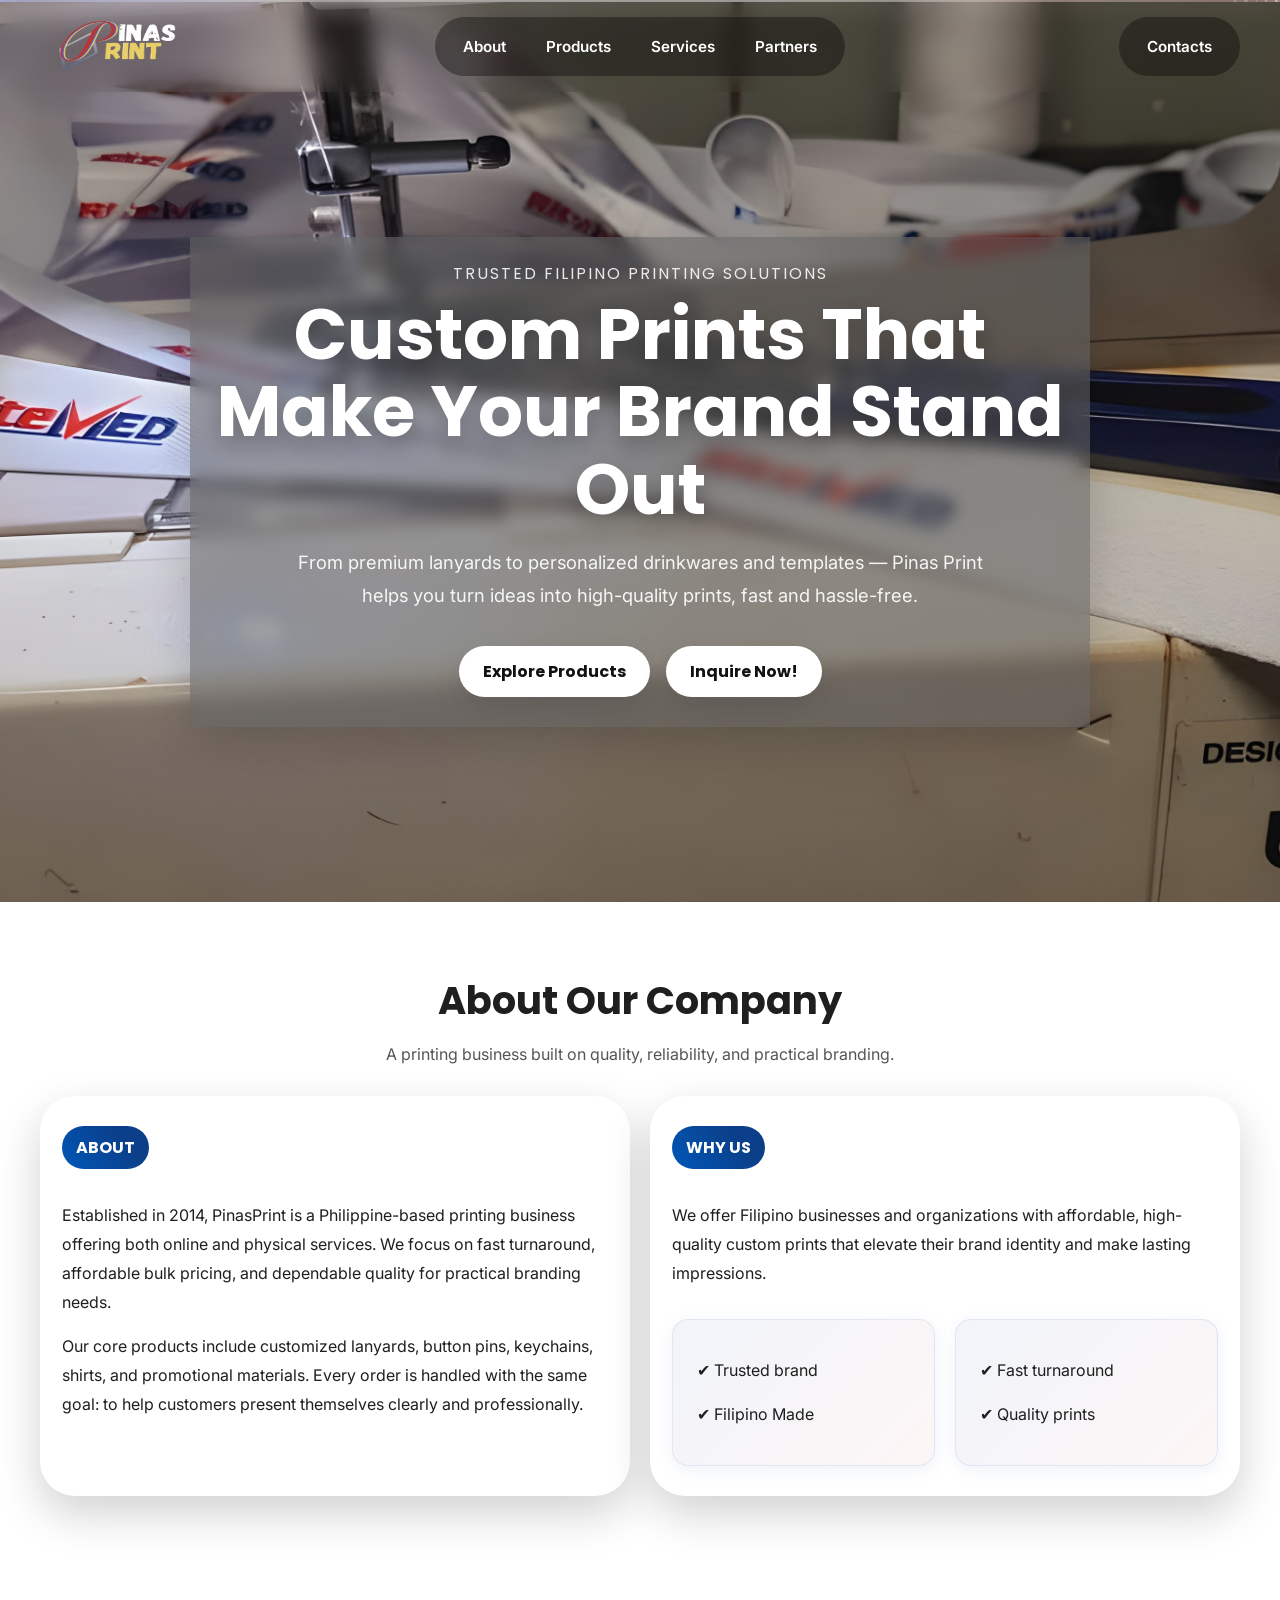
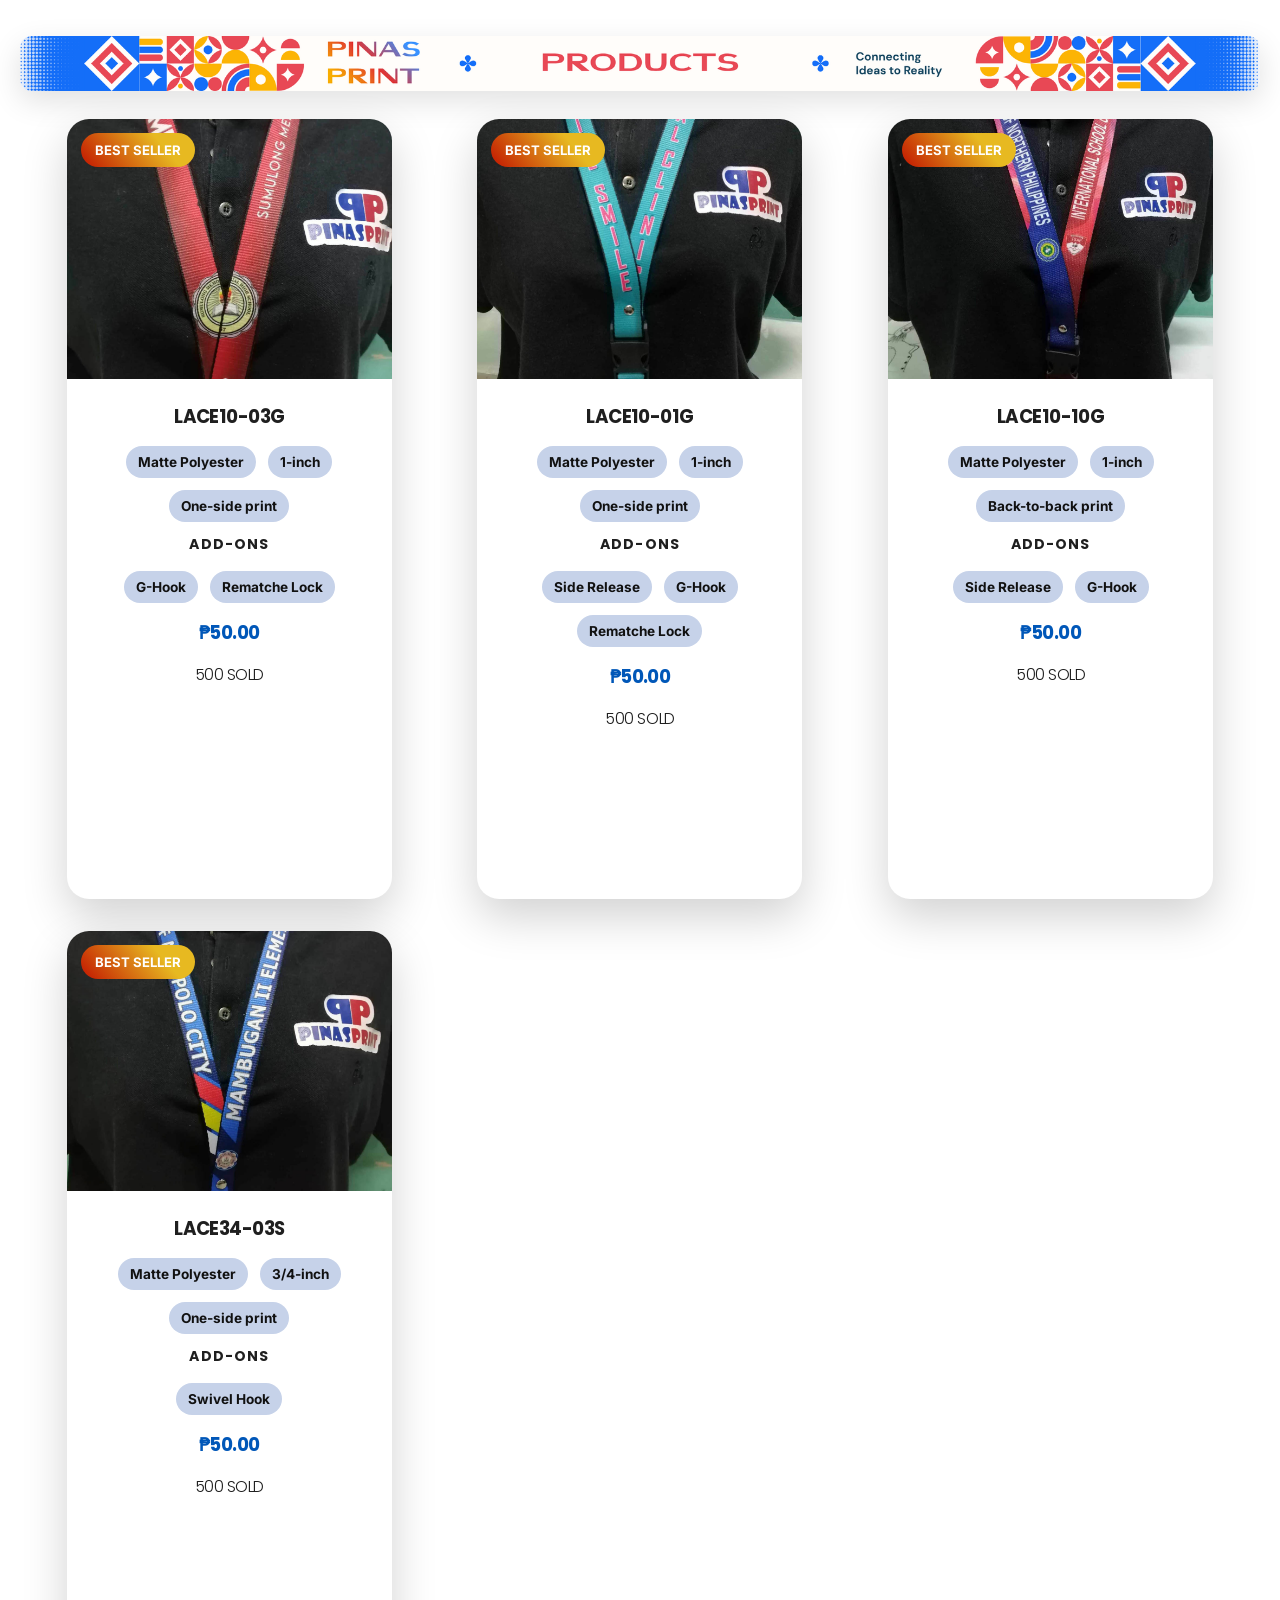
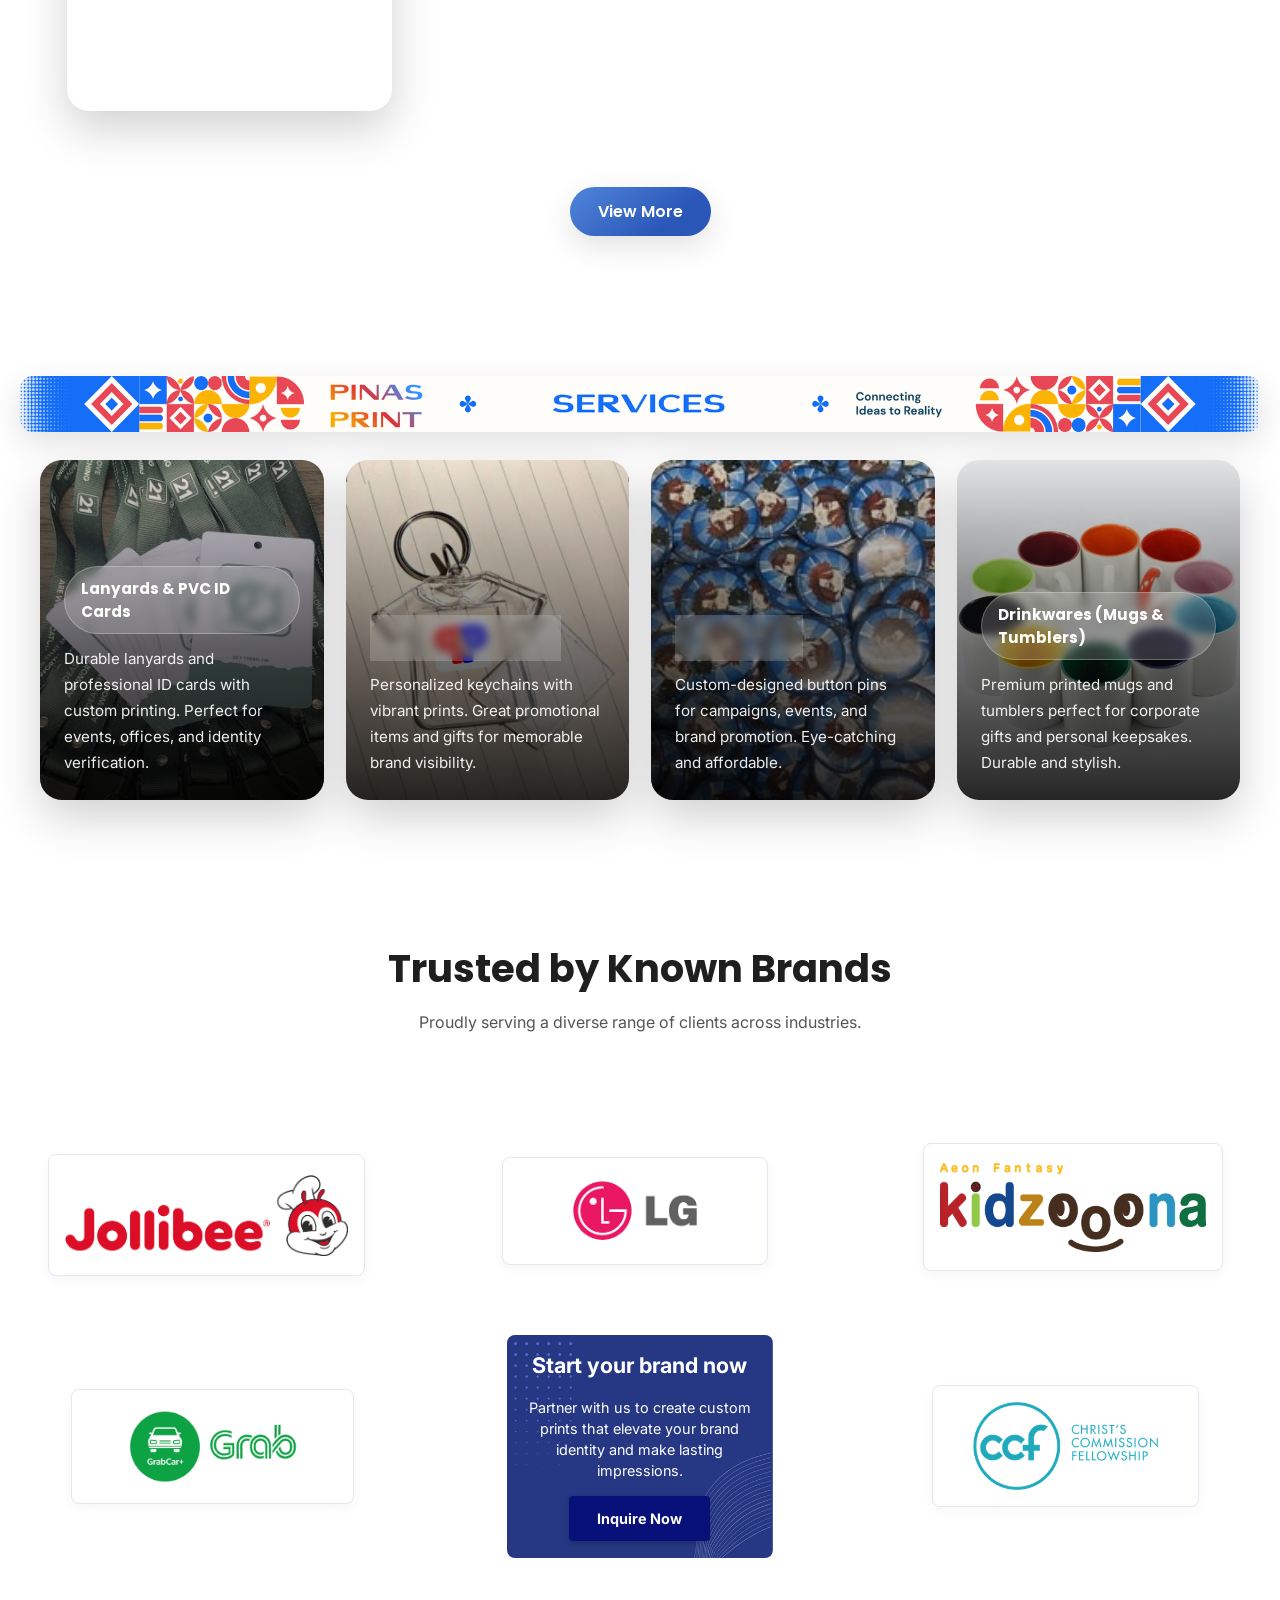
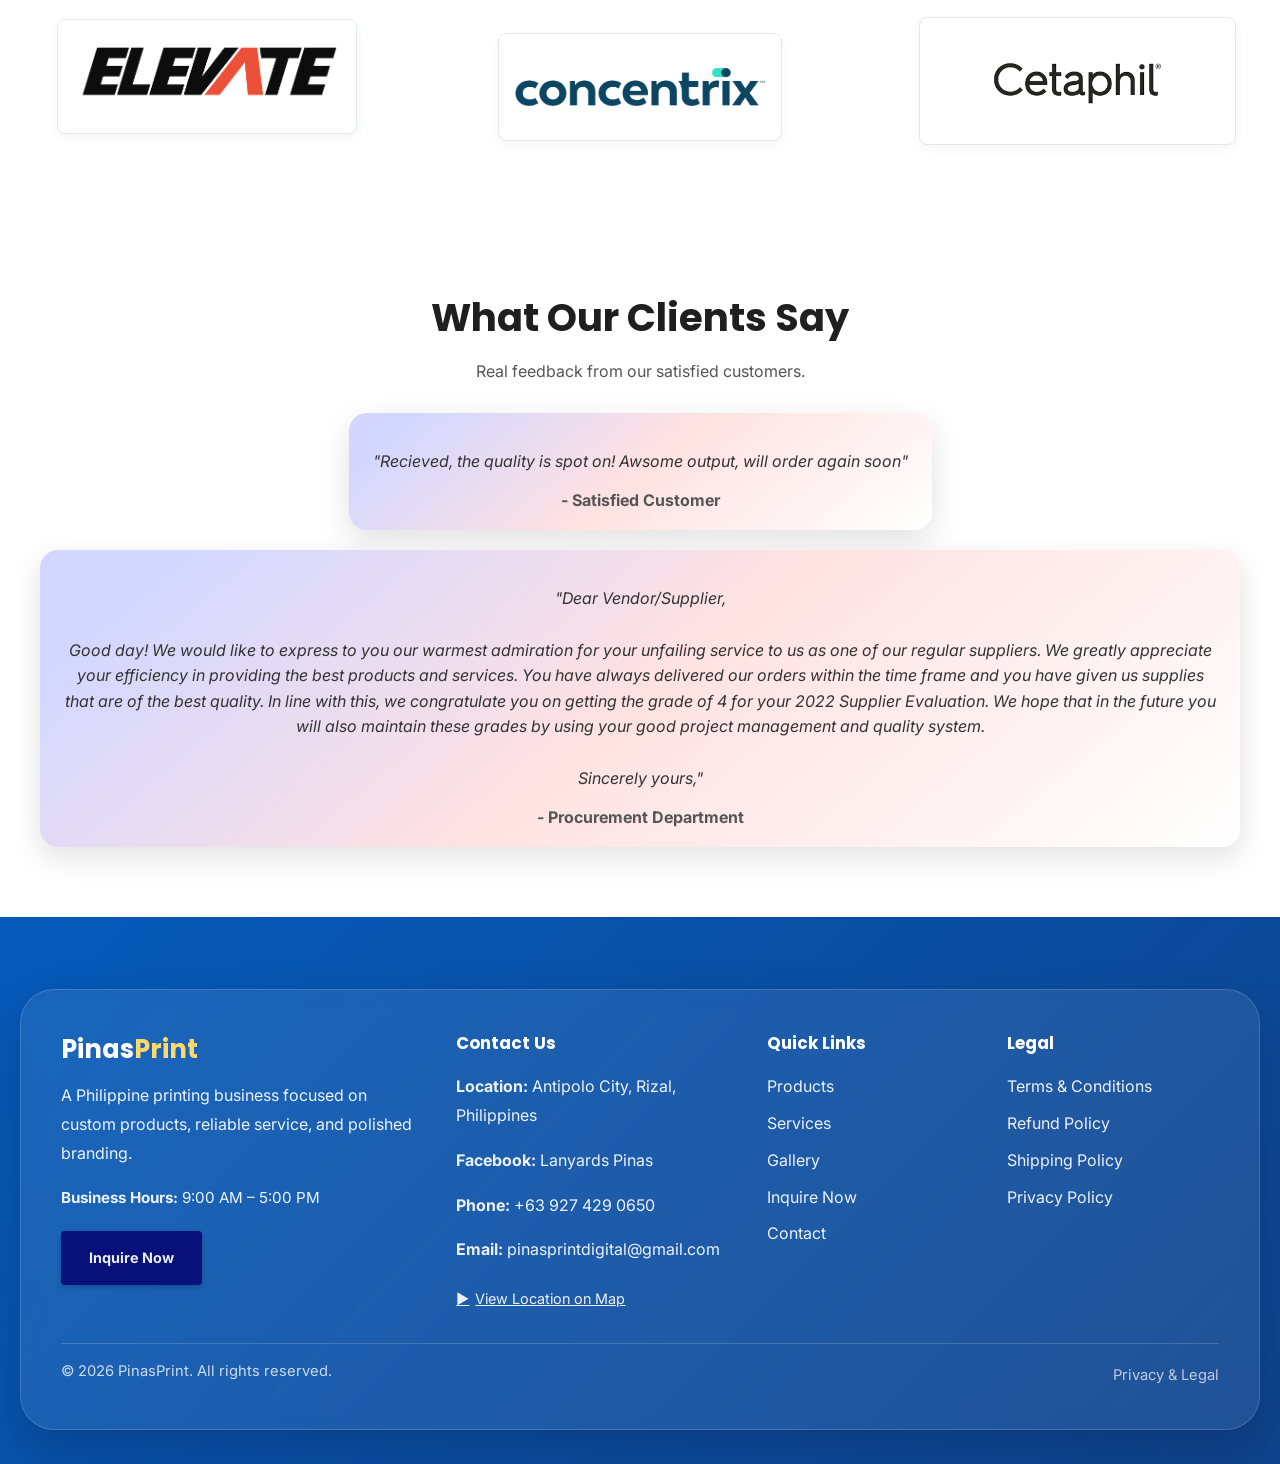
<file: index.html>
<!DOCTYPE html>
<html lang="en">
<head>
  <meta charset="UTF-8" />
  <meta name="viewport" content="width=device-width, initial-scale=1.0" />
  <title>PinasPrint</title>
  <link rel="icon" type="image/jpeg" href="Images/favicon.png">
  <link rel="preconnect" href="https://fonts.googleapis.com">
  <link rel="preconnect" href="https://fonts.gstatic.com" crossorigin>
  <link href="https://fonts.googleapis.com/css2?family=Poppins:wght@400;500;600;700&family=Inter:wght@400;500;600;700&display=swap" rel="stylesheet">
  <link rel="stylesheet" href="styles.css">
</head>
<body>

  <!-- ===== NAVBAR ===== -->
  <header class="navbar">
    <div class="logo">
      <a href="#home" class="logo-link">
        <img src="Images/nav-logo.png" alt="PinasPrint Logo">
      </a>
    </div>

    <div class="menu-toggle" id="menuToggle">
      <svg xmlns="http://www.w3.org/2000/svg" height="48px" viewBox="0 -960 960 960" width="48px" fill="#FFFFFF">
        <path d="M450-120v-330H120v-60h330v-330h60v330h330v60H510v330h-60Z"/>
      </svg>
    </div>

    <nav class="nav-links">
      <a href="#about">About</a>
      <a href="#products">Products</a>
      <a href="#services">Services</a>
      <a href="#brand-showcase">Partners</a>
    </nav>

    <nav class="nav-contact">
      <a href="#contact">Contacts</a>
    </nav>
  </header>

  <!-- ===== MAIN ===== -->
  <main>

    <!-- HERO -->
    <section id="home" class="hero">
      <img src="Images/hero-image-1.jpg" alt="Hero Image">
      <div class="hero-content">
        <p class="hero-kicker">Trusted Filipino Printing Solutions</p>
        <h1>Custom Prints That Make Your Brand Stand Out</h1>
        <p class="hero-subtitle">
          From premium lanyards to personalized drinkwares and templates — Pinas Print helps you turn ideas into high-quality prints, fast and hassle-free.
        </p>
        <a href="#products" class="hero-btn">Explore Products</a>
        <a href="#brand-showcase" class="hero-btn">Inquire Now!</a>
      </div>
    </section>

    <!-- ABOUT -->
    <section id="about" class="about-section section-pad">
      <div class="section-head">
        <h2>About Our Company</h2>
        <p class="section-note">A printing business built on quality, reliability, and practical branding.</p>
      </div>

      <div class="about-container">
        <div class="about-box">
          <h3>ABOUT</h3>
          <p>
            Established in 2014, PinasPrint is a Philippine-based printing business offering both online and physical services.
            We focus on fast turnaround, affordable bulk pricing, and dependable quality for practical branding needs.
          </p>
          <p>
            Our core products include customized lanyards, button pins, keychains, shirts, and promotional materials.
            Every order is handled with the same goal: to help customers present themselves clearly and professionally.
          </p>
        </div>

        <div class="about-box">
          <h3>WHY US</h3>
          <p>We offer Filipino businesses and organizations with affordable, high-quality custom prints that elevate their brand identity and make lasting impressions.</p>
          <div class="row">
            <div class="inner-box-about">
              <p>✔ Trusted brand</p>
              <p>✔ Filipino Made</p>
            </div>
            <div class="inner-box-about">
              <p>✔ Fast turnaround</p>
              <p>✔ Quality prints</p>
            </div>
          </div>
        </div>
      </div>
    </section>

    <!-- PRODUCTS -->
    <section id="products" class="section-pad">
      <div class="section-head">
        <img src="Images/Left.png" alt="Pinas Print Products" class="section-banner">
      </div>

      <div class="product-container">
        <article class="product-box">
          <img src="Images/lanyard1.jpg" alt="LACE10-03G" class="card-image">
          <div class="product-box-tag">BEST SELLER</div>
          <div class="product-contents">
            <h3 class="product-title">LACE10-03G</h3>
          </div>
          <div class="product-content">
            <div class="product-spec">Matte Polyester</div>
            <div class="product-spec">1-inch</div>
            <div class="product-spec">One-side print</div>
          </div>
          <div class="product-addon-title">ADD-ONS</div>
          <div class="product-content">
            <div class="product-spec">G-Hook</div>
            <div class="product-spec">Rematche Lock</div>
          </div>
          <div class="product-content">
            <div class="product-price">₱50.00</div>
          </div>
          <div class="product-content">
            <div class="product-sold">500 SOLD</div>
          </div>
        </article>

        <article class="product-box">
          <img src="Images/lanyard2.jpg" alt="LACE10-01G" class="card-image">
          <div class="product-box-tag">BEST SELLER</div>
          <div class="product-contents">
            <h3 class="product-title">LACE10-01G</h3>
          </div>
          <div class="product-content">
            <div class="product-spec">Matte Polyester</div>
            <div class="product-spec">1-inch</div>
            <div class="product-spec">One-side print</div>
          </div>
          <div class="product-addon-title">ADD-ONS</div>
          <div class="product-content">
            <div class="product-spec">Side Release</div>
            <div class="product-spec">G-Hook</div>
            <div class="product-spec">Rematche Lock</div>
          </div>
          <div class="product-content">
            <div class="product-price">₱50.00</div>
          </div>
          <div class="product-content">
            <div class="product-sold">500 SOLD</div>
          </div>
        </article>

        <article class="product-box">
          <img src="Images/lanyard3.jpg" alt="LACE10-10G" class="card-image">
          <div class="product-box-tag">BEST SELLER</div>
          <div class="product-contents">
            <h3 class="product-title">LACE10-10G</h3>
          </div>
          <div class="product-content">
            <div class="product-spec">Matte Polyester</div>
            <div class="product-spec">1-inch</div>
            <div class="product-spec">Back-to-back print</div>
          </div>
          <div class="product-addon-title">ADD-ONS</div>
          <div class="product-content">
            <div class="product-spec">Side Release</div>
            <div class="product-spec">G-Hook</div>
          </div>
          <div class="product-content">
            <div class="product-price">₱50.00</div>
          </div>
          <div class="product-content">
            <div class="product-sold">500 SOLD</div>
          </div>
        </article>

        <article class="product-box">
          <img src="Images/lanyard4.jpg" alt="LACE34-03S" class="card-image">
          <div class="product-box-tag">BEST SELLER</div>
          <div class="product-contents">
            <h3 class="product-title">LACE34-03S</h3>
          </div>
          <div class="product-content">
            <div class="product-spec">Matte Polyester</div>
            <div class="product-spec">3/4-inch</div>
            <div class="product-spec">One-side print</div>
          </div>
          <div class="product-addon-title">ADD-ONS</div>
          <div class="product-content">
            <div class="product-spec">Swivel Hook</div>
          </div>
          <div class="product-content">
            <div class="product-price">₱50.00</div>
          </div>
          <div class="product-content">
            <div class="product-sold">500 SOLD</div>
          </div>
        </article>
      </div>

      <div class="button-wrap">
        <a href="gallery.html" class="button-link">View More</a>
      </div>
    </section>

    <!-- SERVICES -->
    <section id="services" class="section-pad">
      <div class="section-head">
        <img src="Images/Right.png" alt="Pinas Print Services" class="section-banner">
      </div>

      <div class="services-container">
        <article class="services-box" style="background-image: url('Images/ID card2.jpg');">
          <div class="services-box-content">
            <h3>Lanyards &amp; PVC ID Cards</h3>
            <p>Durable lanyards and professional ID cards with custom printing. Perfect for events, offices, and identity verification.</p>
          </div>
        </article>

        <article class="services-box" style="background-image: url('Images/keychain.jpg');">
          <div class="services-box-content">
            <h3>Custom Keychains</h3>
            <p>Personalized keychains with vibrant prints. Great promotional items and gifts for memorable brand visibility.</p>
          </div>
        </article>

        <article class="services-box" style="background-image: url('Images/pinss.jpg');">
          <div class="services-box-content">
            <h3>Button Pins</h3>
            <p>Custom-designed button pins for campaigns, events, and brand promotion. Eye-catching and affordable.</p>
          </div>
        </article>

        <article class="services-box" style="background-image: url('Images/mugs.jpg');">
          <div class="services-box-content">
            <h3>Drinkwares (Mugs &amp; Tumblers)</h3>
            <p>Premium printed mugs and tumblers perfect for corporate gifts and personal keepsakes. Durable and stylish.</p>
          </div>
        </article>
      </div>
    </section>

    <!-- BRAND SHOWCASE -->
    <div class="section-pad">
      <div class="section-head">
        <h2>Trusted by Known Brands</h2>
        <p class="section-note">Proudly serving a diverse range of clients across industries.</p>
      </div>
      <section id="brand-showcase" class="brand-showcase-section">
        <div class="brand-grid-container">
          <div class="logo-card pos-top-left"><img src="Images/logo-jobiliee.jpg" alt="Jollibee Logo"></div>
          <div class="logo-card pos-top-center"><img src="Images/logo-LG.png" alt="LG Logo"></div>
          <div class="logo-card pos-top-right"><img src="Images/logo-kidzoona.png" alt="Kidzoona Logo"></div>

          <div class="logo-card pos-mid-left"><img src="Images/logo-grabcar.png" alt="Grabcar Logo"></div>

          <div class="brand-center-content">
            <h2>Start your brand now</h2>
            <p>Partner with us to create custom prints that elevate your brand identity and make lasting impressions.</p>
            <a href="form.html" class="inquire-btn">Inquire Now</a>
          </div>

          <div class="logo-card pos-mid-right"><img src="Images/logo-ccf.png" alt="CCF Logo"></div>

          <div class="logo-card pos-bot-left"><img src="Images/logo-elevate.png" alt="Elevate Logo"></div>
          <div class="logo-card pos-bot-center"><img src="Images/logo-concentrix.png" alt="Concentrix Logo"></div>
          <div class="logo-card pos-bot-right"><img src="Images/logo-cetaphil.png" alt="Cetaphil Logo"></div>
        </div>
      </section>
    </div>

    <!-- TESTIMONIALS -->
    <article class="testimonial-section section-pad">
      <div class="section-head">
        <h2>What Our Clients Say</h2>
        <p class="section-note">Real feedback from our satisfied customers.</p>
      </div>
      <div class="testimonial-container">
        <div class="testimonial-card">
          <p>"Recieved, the quality is spot on! Awsome output, will order again soon"</p>
          <span>- Satisfied Customer</span>
        </div>
        <div class="testimonial-card">
          <p>
            "Dear Vendor/Supplier,<br><br>
            Good day! We would like to express to you our warmest admiration for your unfailing service to us as one of our regular suppliers.
            We greatly appreciate your efficiency in providing the best products and services. You have always delivered our orders
            within the time frame and you have given us supplies that are of the best quality. In line with this, we congratulate
            you on getting the grade of 4 for your 2022 Supplier Evaluation. We hope that in the future you will also maintain these
            grades by using your good project management and quality system.<br><br>
            Sincerely yours,"
          </p>
          <span>- Procurement Department</span>
        </div>
      </div>
    </article>

  </main>

  <!-- ===== FOOTER ===== -->
  <footer id="contact" class="footer">
    <div class="footer-card">
      <div class="footer-grid">

        <!-- Col 1: Brand -->
        <div>
          <div class="mini-brand">Pinas<span>Print</span></div>
          <p class="footer-text">
            A Philippine printing business focused on custom products, reliable service, and polished branding.
          </p>
          <p class="footer-hours"><strong>Business Hours:</strong> 9:00 AM – 5:00 PM</p>
          <a href="form.html" class="inquire-btn">Inquire Now</a>
        </div>

        <!-- Col 2: Contact + Map -->
        <div>
          <h4 data-accordion>Contact Us <span class="acc-icon">+</span></h4>
          <div class="acc-content">
            <p><strong>Location:</strong> Antipolo City, Rizal, Philippines</p>
            <p class="contact-inline"><strong>Facebook:</strong>
              <a href="https://www.facebook.com/aloha.quiming.1" target="_blank" rel="noopener">Lanyards Pinas</a>
            </p>
            <p class="contact-inline"><strong>Phone:</strong>
              <a href="tel:+639274290650">+63 927 429 0650</a>
            </p>
            <p class="contact-inline"><strong>Email:</strong>
              <a href="mailto:pinasprintdigital@gmail.com">pinasprintdigital@gmail.com</a>
            </p>
            <!-- Map Dropdown -->
            <button class="map-toggle-btn" id="mapToggle" aria-expanded="false">
              <span class="arrow">▶</span> View Location on Map
            </button>
            <div class="map-container" id="mapContainer">
              <iframe
                src="https://www.google.com/maps/embed?pb=!1m18!1m12!1m3!1d3860.710324352228!2d121.1853754!3d14.6155706!2m3!1f0!2f0!3f0!3m2!1i1024!2i768!4f13.1!3m3!1m2!1s0x3397bf24354c0e73%3A0xcfb97bb871c350ea!2sPinas%20Print%20Digital%20Printing%20Services!5e0!3m2!1sen!2sph!4v1779097032588!5m2!1sen!2sph" 
                loading="lazy"
                allowfullscreen
                referrerpolicy="no-referrer-when-downgrade"
                title="PinasPrint Location">
              </iframe>
            </div>
          </div>
        </div>

        <!-- Col 3: Quick Links -->
        <div>
          <h4 data-accordion>Quick Links <span class="acc-icon">+</span></h4>
          <div class="acc-content">
            <p class="footer-links"><a href="#products">Products</a></p>
            <p class="footer-links"><a href="#services">Services</a></p>
            <p class="footer-links"><a href="gallery.html">Gallery</a></p>
            <p class="footer-links"><a href="form.html">Inquire Now</a></p>
            <p class="footer-links"><a href="#contact">Contact</a></p>
          </div>
        </div>

        <!-- Col 4: Legal -->
        <div>
          <h4 data-accordion>Legal <span class="acc-icon">+</span></h4>
          <div class="acc-content">
            <p class="footer-links"><a href="legal.html#terms">Terms &amp; Conditions</a></p>
            <p class="footer-links"><a href="legal.html#refunds">Refund Policy</a></p>
            <p class="footer-links"><a href="legal.html#shipping">Shipping Policy</a></p>
            <p class="footer-links"><a href="legal.html#privacy">Privacy Policy</a></p>
          </div>
        </div>

      </div>

      <div class="footer-note">
        <span>© 2026 PinasPrint. All rights reserved.</span>
        <span><a href="legal.html" style="color:rgba(255,255,255,.7);">Privacy &amp; Legal</a></span>
      </div>
    </div>
  </footer>

  <!-- ===== BACK TO TOP ===== -->
  <button class="back-to-top" id="backToTop" aria-label="Back to top">
    <svg xmlns="http://www.w3.org/2000/svg" viewBox="0 -960 960 960">
      <path d="M440-160v-487L216-423l-56-57 320-320 320 320-56 57-224-224v487h-80Z"/>
    </svg>
  </button>

  <!-- ===== SCRIPTS ===== -->
  <script>
    // --- Accordion (mobile only) ---
    (function () {
      function initAccordions() {
        if (window.innerWidth > 768) return;
        document.querySelectorAll('h4[data-accordion]').forEach(function (h4) {
          if (h4._accBound) return;
          h4._accBound = true;
          h4.addEventListener('click', function () {
            var content = h4.nextElementSibling;
            var isOpen  = content.classList.contains('open');
            document.querySelectorAll('.acc-content').forEach(c => c.classList.remove('open'));
            document.querySelectorAll('h4[data-accordion]').forEach(b => b.classList.remove('open'));
            if (!isOpen) { content.classList.add('open'); h4.classList.add('open'); }
          });
        });
      }
      initAccordions();
      window.addEventListener('resize', initAccordions);
    })();

    // --- Hamburger ---
    const toggle     = document.getElementById('menuToggle');
    const navLinks   = document.querySelector('.nav-links');
    const navContact = document.querySelector('.nav-contact');
    toggle.addEventListener('click', () => {
      navLinks.classList.toggle('open');
      navContact.classList.toggle('open');
      toggle.classList.toggle('open');
    });

    // --- Map Dropdown ---
    const mapToggle    = document.getElementById('mapToggle');
    const mapContainer = document.getElementById('mapContainer');
    if (mapToggle && mapContainer) {
      mapToggle.addEventListener('click', () => {
        const open = mapContainer.classList.toggle('open');
        mapToggle.classList.toggle('open', open);
        mapToggle.setAttribute('aria-expanded', open);
        mapToggle.querySelector('.arrow').textContent = open ? '▼' : '▶';
      });
    }

    // --- Back to Top ---
    const btn = document.getElementById('backToTop');
    window.addEventListener('scroll', () => btn.classList.toggle('visible', window.scrollY > 400));
    btn.addEventListener('click', () => window.scrollTo({ top: 0, behavior: 'smooth' }));
  </script>

</body>
</html>
</file>
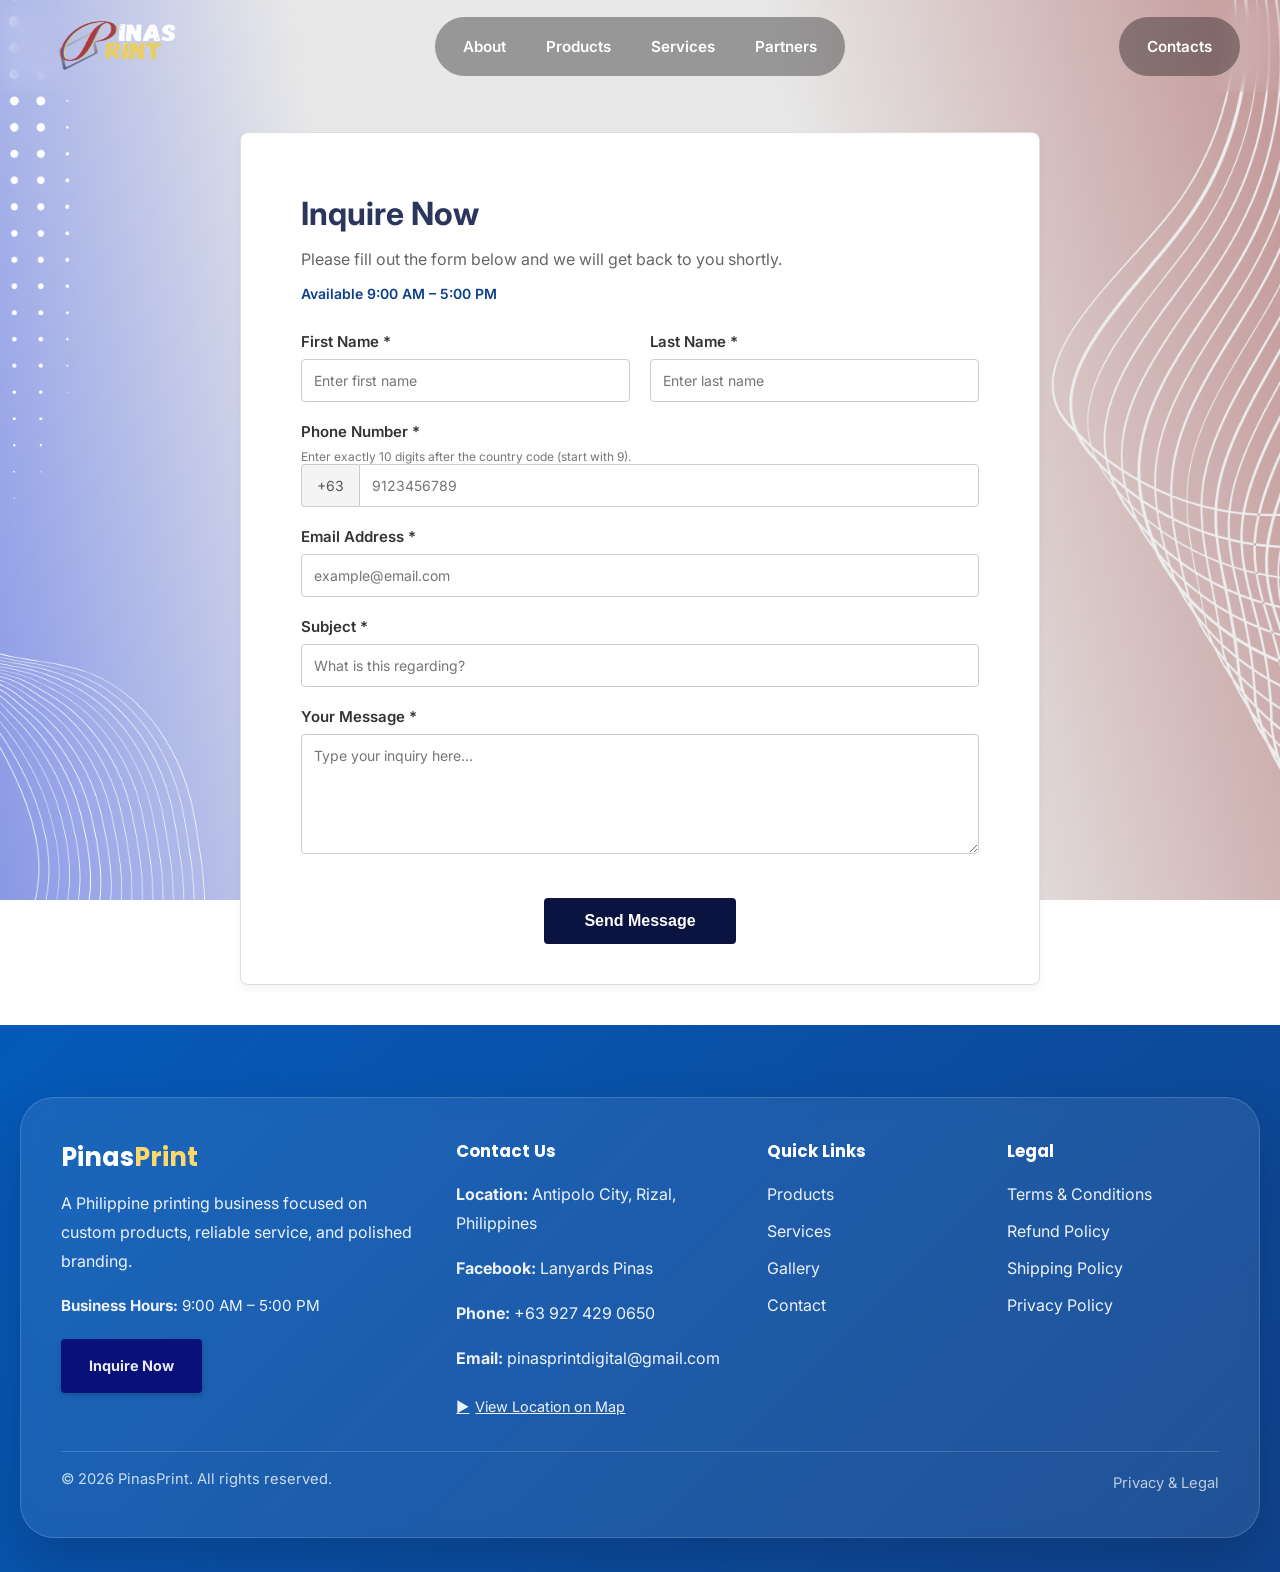
<file: form.html>
<!DOCTYPE html>
<html lang="en">
<head>
  <meta charset="UTF-8">
  <meta name="viewport" content="width=device-width, initial-scale=1.0">
  <title>Inquiry Form | PinasPrint</title>
  <link rel="icon" type="image/jpeg" href="Images/favicon.png">
  <link rel="preconnect" href="https://fonts.googleapis.com">
  <link rel="preconnect" href="https://fonts.gstatic.com" crossorigin>
  <link href="https://fonts.googleapis.com/css2?family=Poppins:wght@400;500;600;700&family=Inter:wght@400;500;600;700&display=swap" rel="stylesheet">
  <link rel="stylesheet" href="styles.css">
</head>
<body>

  <!-- ===== NAVBAR ===== -->
  <header class="navbar">
    <div class="logo">
      <a href="index.html#home" class="logo-link">
        <img src="Images/nav-logo.png" alt="PinasPrint Logo">
      </a>
    </div>

    <div class="menu-toggle" id="menuToggle">
      <svg xmlns="http://www.w3.org/2000/svg" height="48px" viewBox="0 -960 960 960" width="48px" fill="#FFFFFF">
        <path d="M450-120v-330H120v-60h330v-330h60v330h330v60H510v330h-60Z"/>
      </svg>
    </div>

    <nav class="nav-links">
      <a href="index.html#about">About</a>
      <a href="index.html#products">Products</a>
      <a href="index.html#services">Services</a>
      <a href="index.html#brand-showcase">Partners</a>
    </nav>

    <nav class="nav-contact">
      <a href="#contact">Contacts</a>
    </nav>
  </header>

  <!-- ===== MAIN ===== -->
  <main>
    <div class="form-container">
      <div class="form-title">
        <h1>Inquire Now</h1>
        <p>Please fill out the form below and we will get back to you shortly.</p>
        <p style="margin-top:8px; font-weight:600; font-size:14px; color:#0b3f8a;">
          Available 9:00 AM – 5:00 PM
        </p>
      </div>

      <form id="inquiryForm" novalidate>
        <div class="name-inputs">
          <div class="form-group input-wrapper">
            <label class="main-label" for="firstName">First Name *</label>
            <input type="text" id="firstName" name="firstName" required placeholder="Enter first name">
          </div>
          <div class="form-group input-wrapper">
            <label class="main-label" for="lastName">Last Name *</label>
            <input type="text" id="lastName" name="lastName" required placeholder="Enter last name">
          </div>
        </div>

        <div class="form-group">
          <label class="main-label" for="phone">Phone Number *</label>
          <span class="sub-label">Enter exactly 10 digits after the country code (start with 9).</span>
          <div class="phone-group">
            <span class="phone-prefix">+63</span>
            <input type="tel" id="phone" name="phone" required placeholder="9123456789">
          </div>
          <span class="error-msg" id="phoneError">Mobile number must start with 9 and be exactly 10 digits.</span>
        </div>

        <div class="form-group">
          <label class="main-label" for="email">Email Address *</label>
          <input type="email" id="email" name="email" required placeholder="example@email.com">
          <span class="error-msg" id="emailError">Please enter a valid email address.</span>
        </div>

        <div class="form-group">
          <label class="main-label" for="subject">Subject *</label>
          <input type="text" id="subject" name="subject" required placeholder="What is this regarding?">
        </div>

        <div class="form-group">
          <label class="main-label" for="message">Your Message *</label>
          <textarea id="message" name="message" required placeholder="Type your inquiry here..."></textarea>
        </div>

        <div class="submit-wrapper">
          <button type="submit" id="submitBtn">Send Message</button>
        </div>
      </form>
    </div>

    <!-- Success Popup -->
    <div id="popup1" class="overlay">
      <div class="popup">
        <div class="popup-icon">
          <svg xmlns="http://www.w3.org/2000/svg" height="24px" viewBox="0 -960 960 960" width="24px" fill="#FFFFFF">
            <path d="M268-240 42-466l57-56 170 170 56 56-57 56Zm226 0L268-466l56-57 170 170 368-368 56 57-424 424Zm0-226-57-56 198-198 57 56-198 198Z"/>
          </svg>
        </div>
        <h2>Success!</h2>
        <a class="close" href="#">&times;</a>
        <div class="content">
          Your inquiry has been successfully submitted. We will contact you soon!
        </div>
      </div>
    </div>
  </main>

  <!-- ===== FOOTER ===== -->
  <footer id="contact" class="footer">
    <div class="footer-card">
      <div class="footer-grid">

        <div>
          <div class="mini-brand">Pinas<span>Print</span></div>
          <p class="footer-text">
            A Philippine printing business focused on custom products, reliable service, and polished branding.
          </p>
          <p class="footer-hours"><strong>Business Hours:</strong> 9:00 AM – 5:00 PM</p>
          <a href="form.html" class="inquire-btn">Inquire Now</a>
        </div>

        <div>
          <h4 data-accordion>Contact Us <span class="acc-icon">+</span></h4>
          <div class="acc-content">
            <p><strong>Location:</strong> Antipolo City, Rizal, Philippines</p>
            <p class="contact-inline"><strong>Facebook:</strong>
              <a href="https://www.facebook.com/aloha.quiming.1" target="_blank" rel="noopener">Lanyards Pinas</a>
            </p>
            <p class="contact-inline"><strong>Phone:</strong>
              <a href="tel:+639274290650">+63 927 429 0650</a>
            </p>
            <p class="contact-inline"><strong>Email:</strong>
              <a href="mailto:pinasprintdigital@gmail.com">pinasprintdigital@gmail.com</a>
            </p>
            <button class="map-toggle-btn" id="mapToggle" aria-expanded="false">
              <span class="arrow">▶</span> View Location on Map
            </button>
            <div class="map-container" id="mapContainer">
              <iframe
                src="https://www.google.com/maps/embed?pb=!1m18!1m12!1m3!1d3860.710324352228!2d121.1853754!3d14.6155706!2m3!1f0!2f0!3f0!3m2!1i1024!2i768!4f13.1!3m3!1m2!1s0x3397bf24354c0e73%3A0xcfb97bb871c350ea!2sPinas%20Print%20Digital%20Printing%20Services!5e0!3m2!1sen!2sph!4v1779097032588!5m2!1sen!2sph" 
                loading="lazy"
                allowfullscreen
                referrerpolicy="no-referrer-when-downgrade"
                title="PinasPrint Location">
              </iframe>
            </div>
          </div>
        </div>

        <div>
          <h4 data-accordion>Quick Links <span class="acc-icon">+</span></h4>
          <div class="acc-content">
            <p class="footer-links"><a href="index.html#products">Products</a></p>
            <p class="footer-links"><a href="index.html#services">Services</a></p>
            <p class="footer-links"><a href="gallery.html">Gallery</a></p>
            <p class="footer-links"><a href="index.html#contact">Contact</a></p>
          </div>
        </div>

        <div>
          <h4 data-accordion>Legal <span class="acc-icon">+</span></h4>
          <div class="acc-content">
            <p class="footer-links"><a href="legal.html#terms">Terms &amp; Conditions</a></p>
            <p class="footer-links"><a href="legal.html#refunds">Refund Policy</a></p>
            <p class="footer-links"><a href="legal.html#shipping">Shipping Policy</a></p>
            <p class="footer-links"><a href="legal.html#privacy">Privacy Policy</a></p>
          </div>
        </div>

      </div>
      <div class="footer-note">
        <span>© 2026 PinasPrint. All rights reserved.</span>
        <span><a href="legal.html" style="color:rgba(255,255,255,.7);">Privacy &amp; Legal</a></span>
      </div>
    </div>
  </footer>

  <!-- ===== BACK TO TOP ===== -->
  <button class="back-to-top" id="backToTop" aria-label="Back to top">
    <svg xmlns="http://www.w3.org/2000/svg" viewBox="0 -960 960 960">
      <path d="M440-160v-487L216-423l-56-57 320-320 320 320-56 57-224-224v487h-80Z"/>
    </svg>
  </button>

  <!-- ===== SCRIPTS ===== -->
  <script>
    // Accordion
    (function () {
      function initAccordions() {
        if (window.innerWidth > 768) return;
        document.querySelectorAll('h4[data-accordion]').forEach(function (h4) {
          if (h4._accBound) return;
          h4._accBound = true;
          h4.addEventListener('click', function () {
            var content = h4.nextElementSibling;
            var isOpen  = content.classList.contains('open');
            document.querySelectorAll('.acc-content').forEach(c => c.classList.remove('open'));
            document.querySelectorAll('h4[data-accordion]').forEach(b => b.classList.remove('open'));
            if (!isOpen) { content.classList.add('open'); h4.classList.add('open'); }
          });
        });
      }
      initAccordions();
      window.addEventListener('resize', initAccordions);
    })();

    // Hamburger
    const toggle     = document.getElementById('menuToggle');
    const navLinks   = document.querySelector('.nav-links');
    const navContact = document.querySelector('.nav-contact');
    toggle.addEventListener('click', () => {
      navLinks.classList.toggle('open');
      navContact.classList.toggle('open');
      toggle.classList.toggle('open');
    });

    // Map Dropdown
    const mapToggle    = document.getElementById('mapToggle');
    const mapContainer = document.getElementById('mapContainer');
    if (mapToggle && mapContainer) {
      mapToggle.addEventListener('click', () => {
        const open = mapContainer.classList.toggle('open');
        mapToggle.classList.toggle('open', open);
        mapToggle.setAttribute('aria-expanded', open);
        mapToggle.querySelector('.arrow').textContent = open ? '▼' : '▶';
      });
    }

    // Back to Top
    const btn = document.getElementById('backToTop');
    window.addEventListener('scroll', () => btn.classList.toggle('visible', window.scrollY > 400));
    btn.addEventListener('click', () => window.scrollTo({ top: 0, behavior: 'smooth' }));
  </script>
  <script src="form.js"></script>

</body>
</html>
</file>
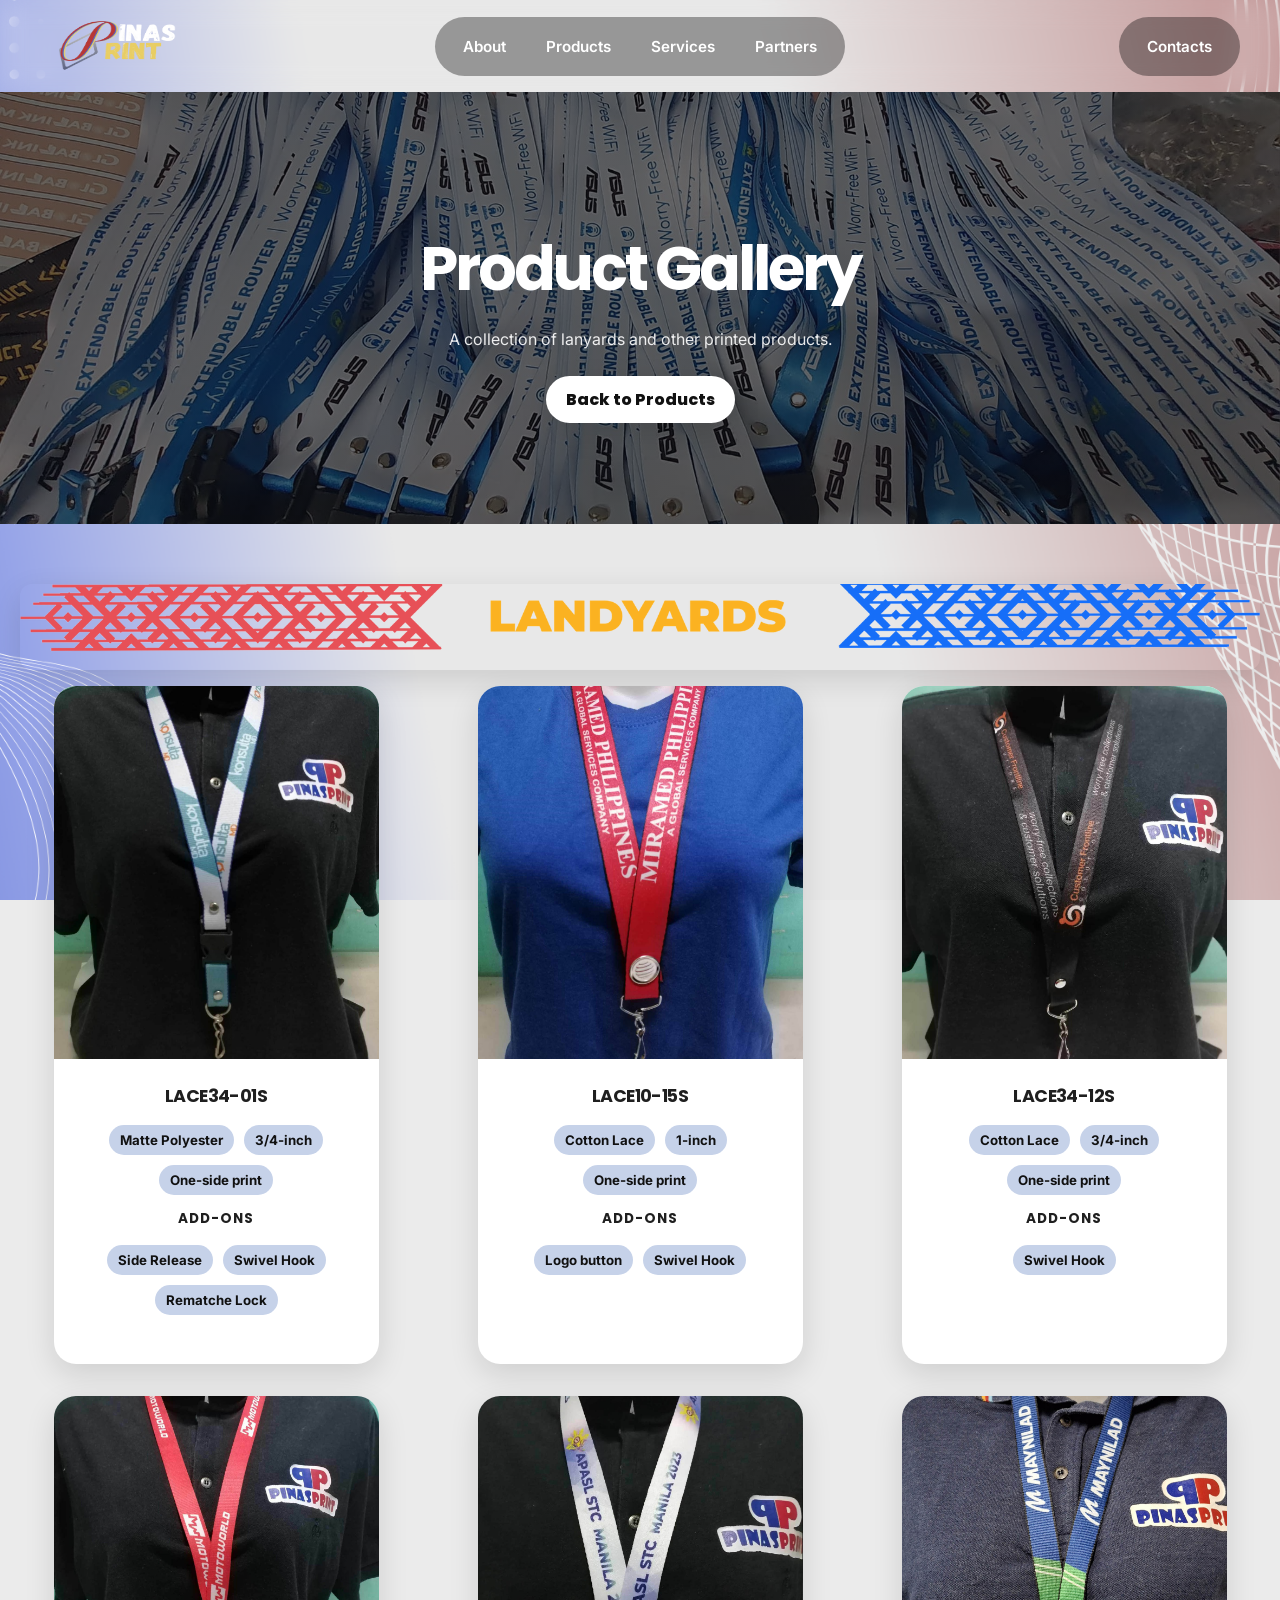
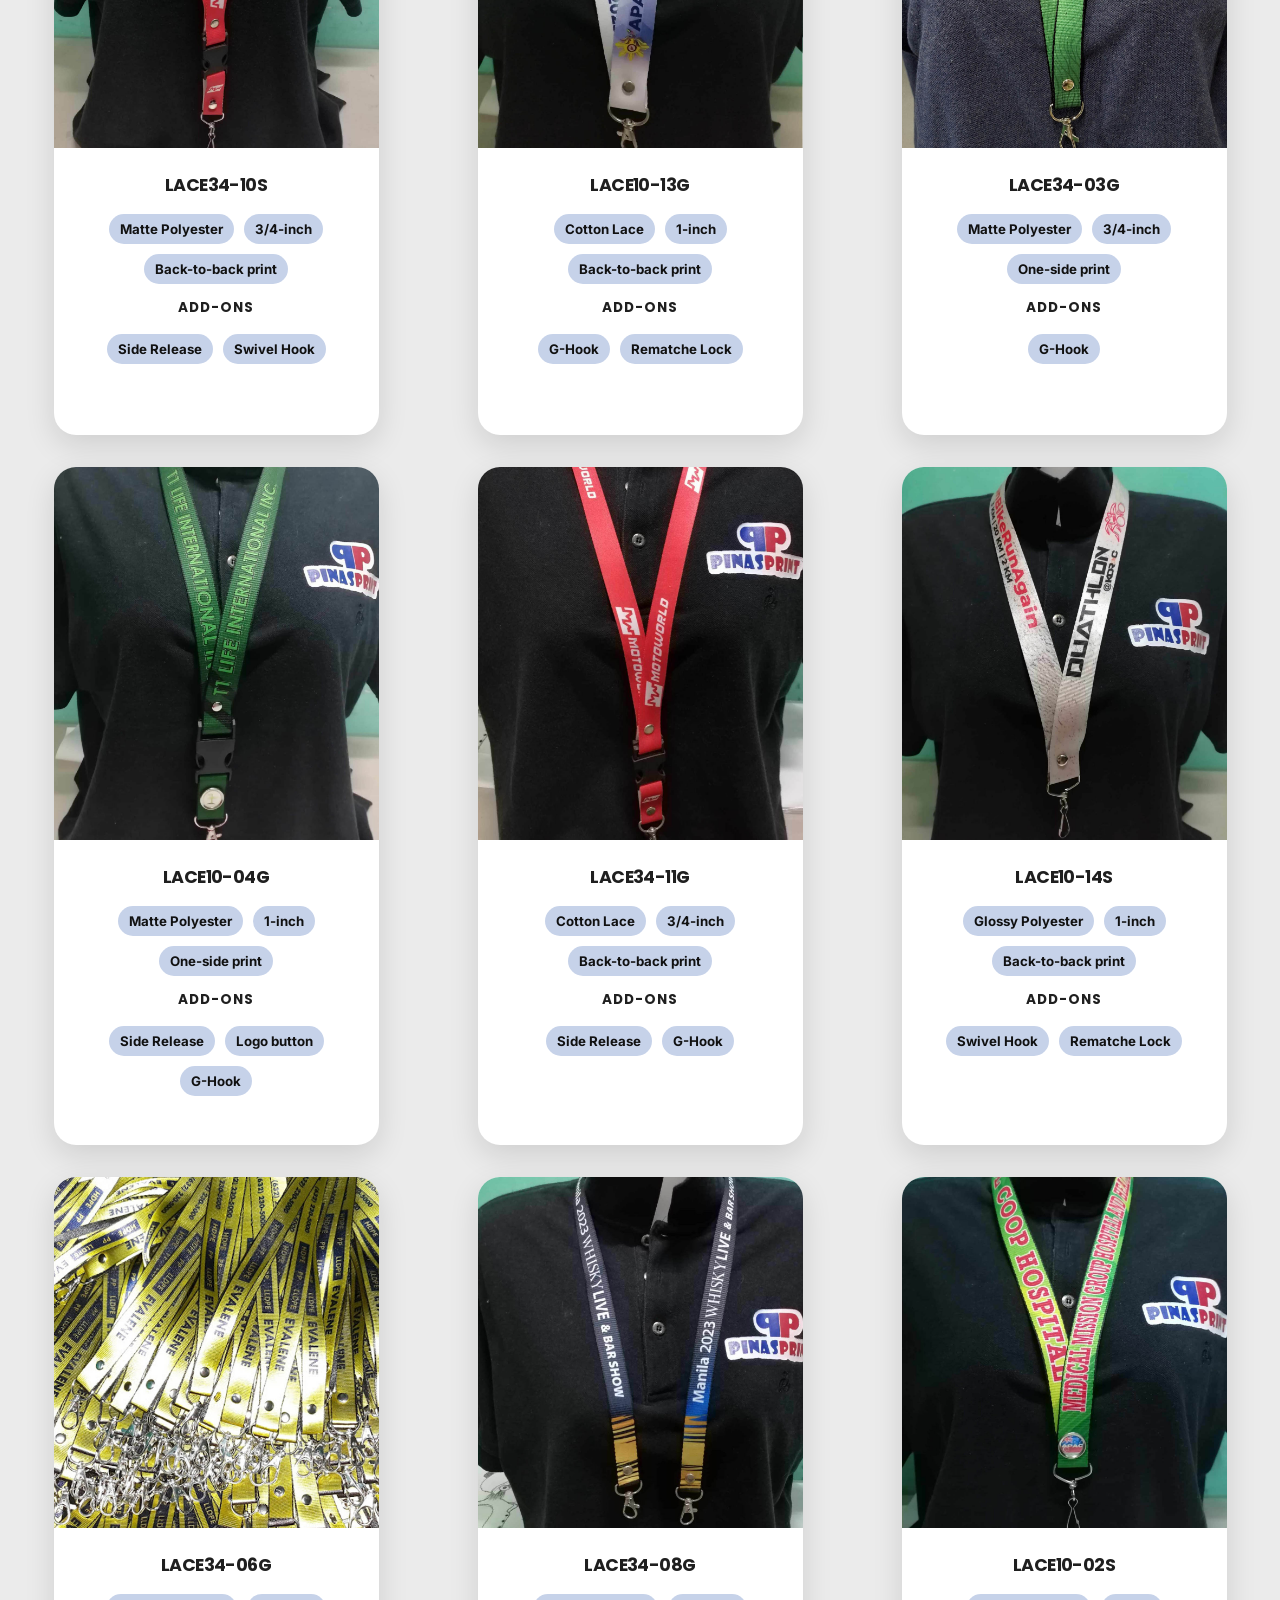
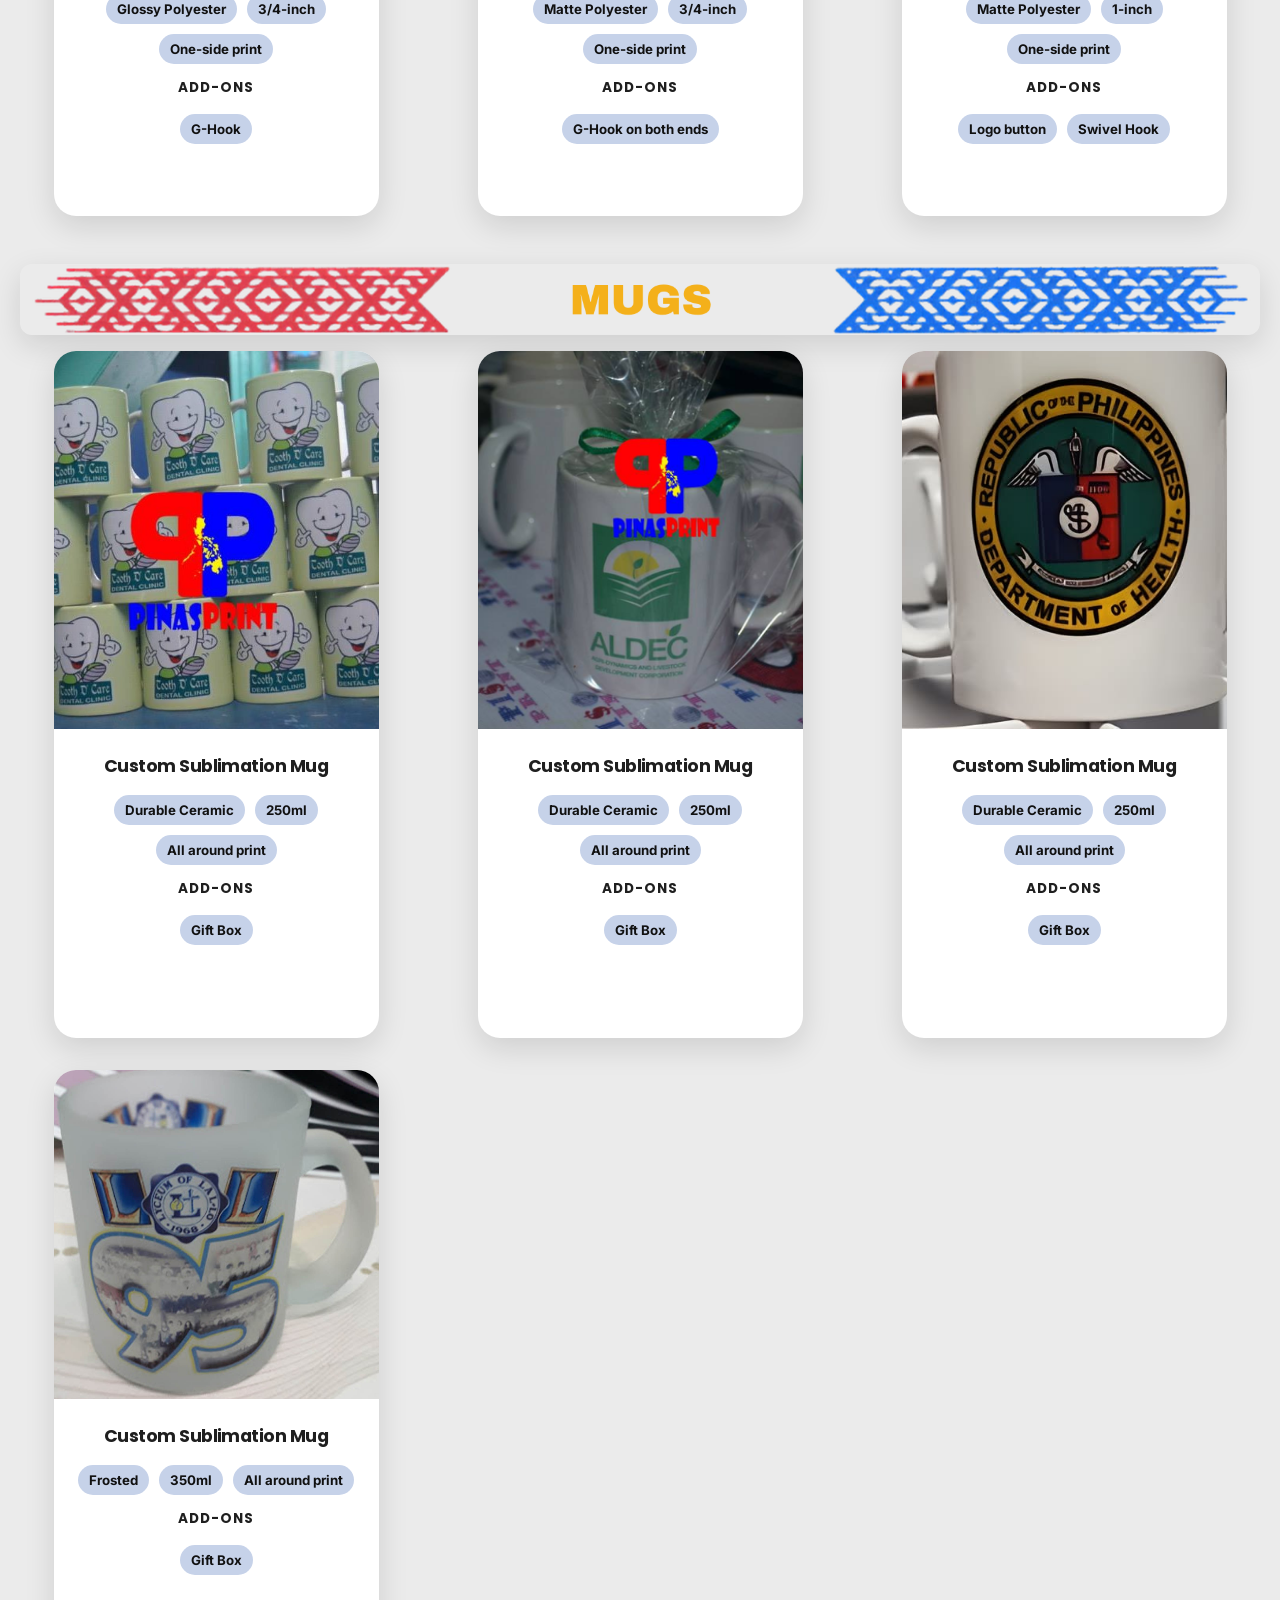
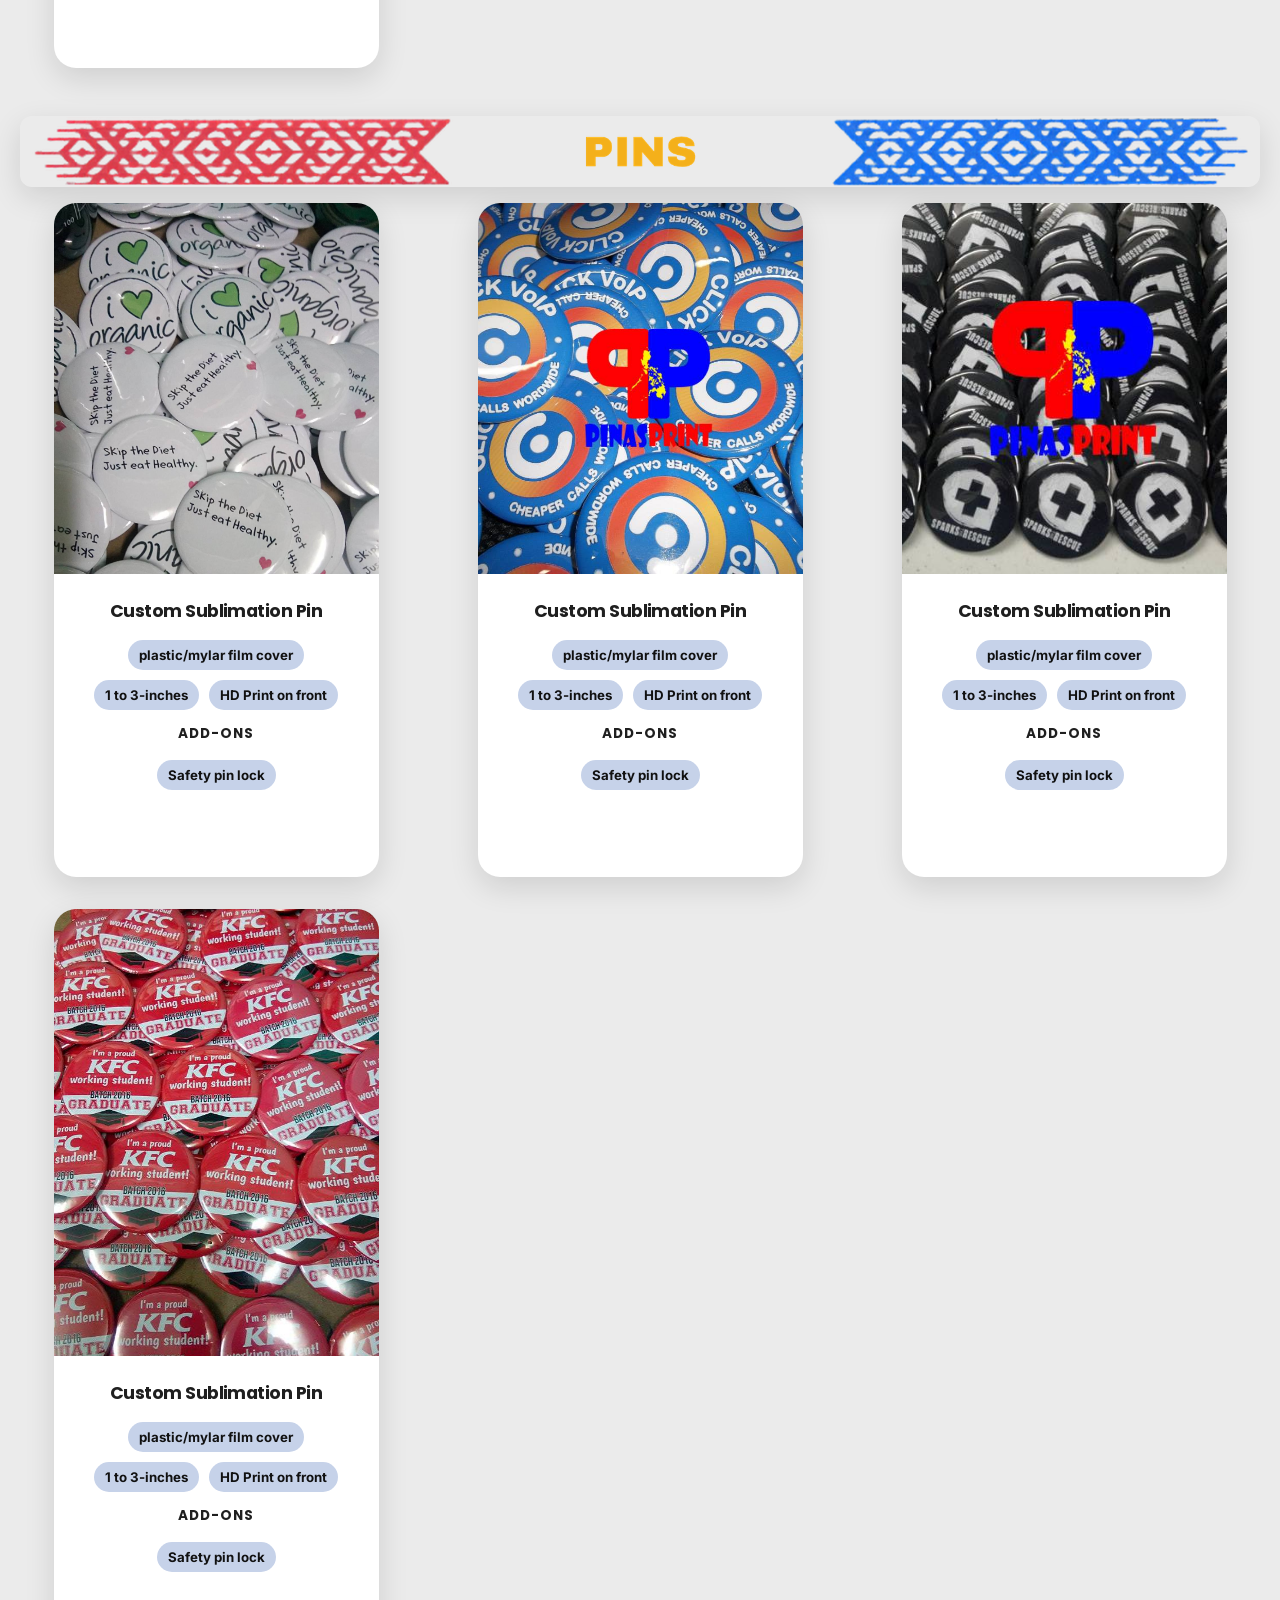
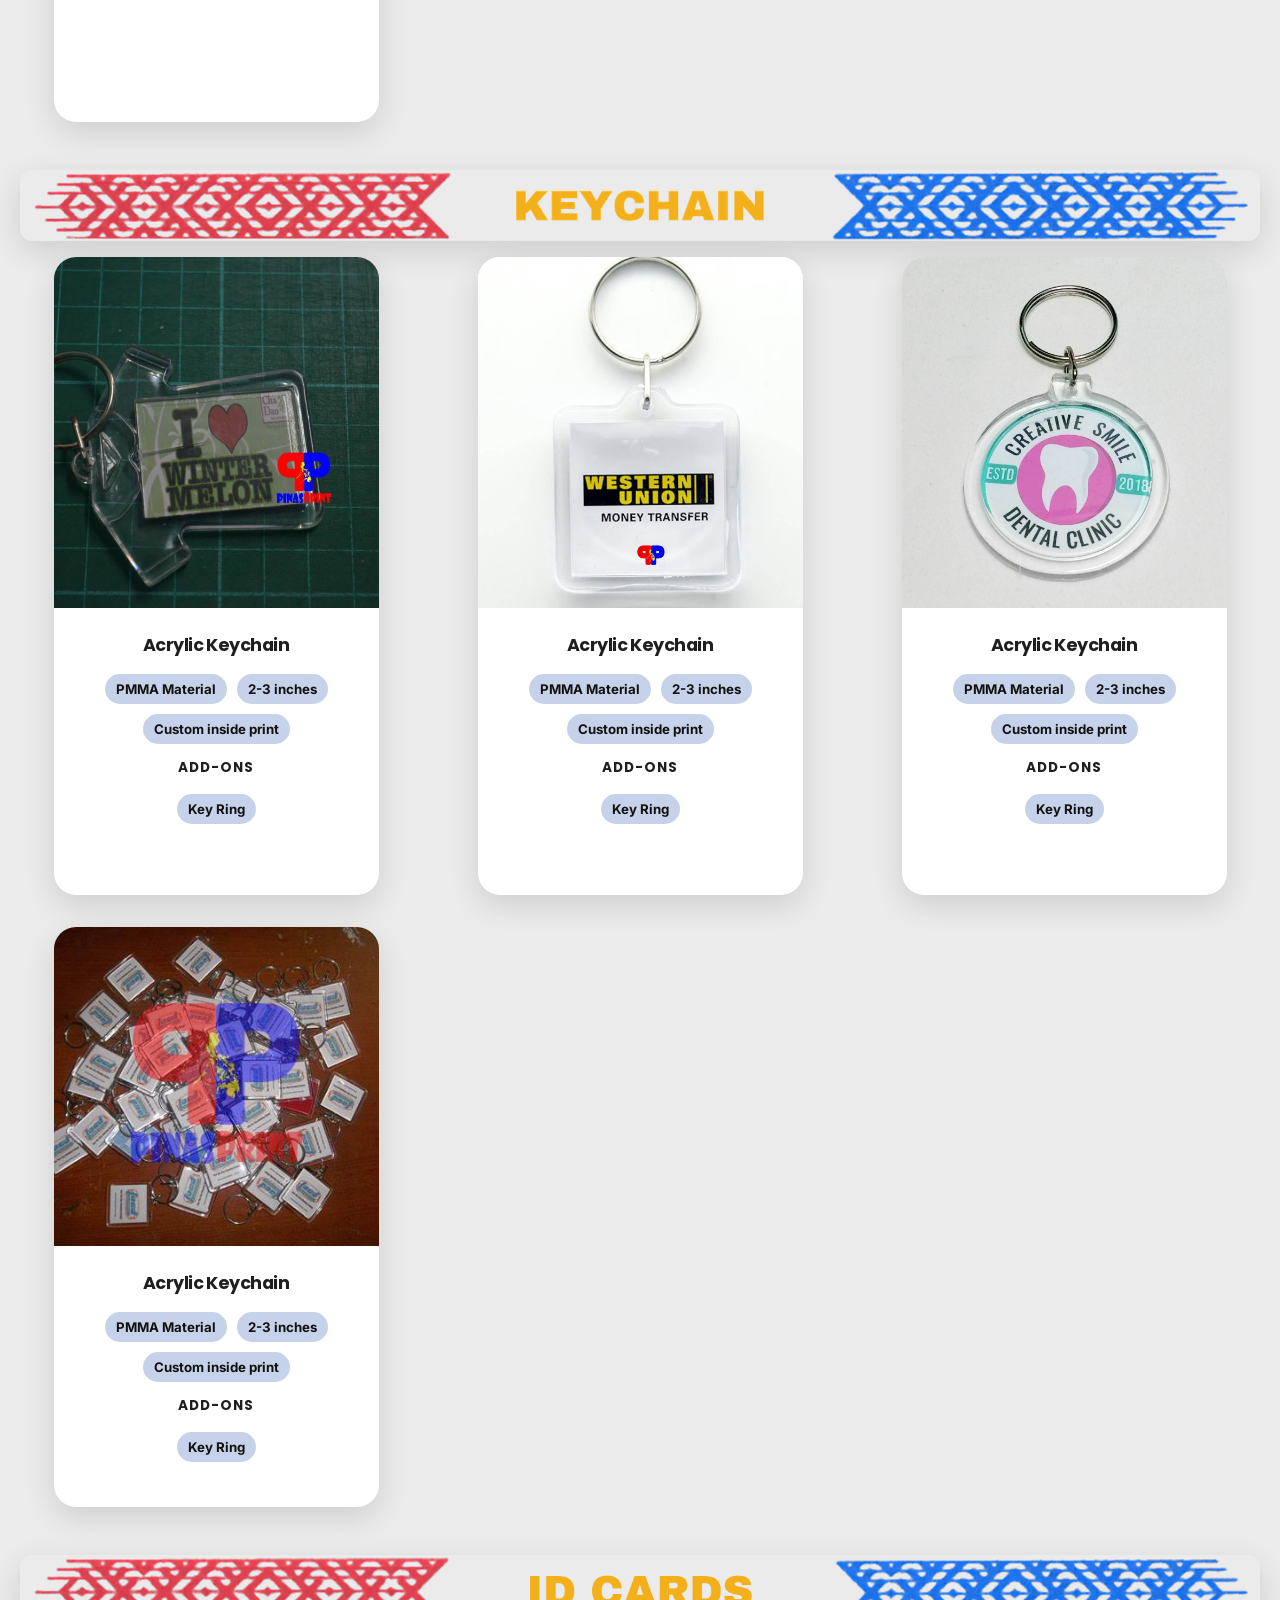
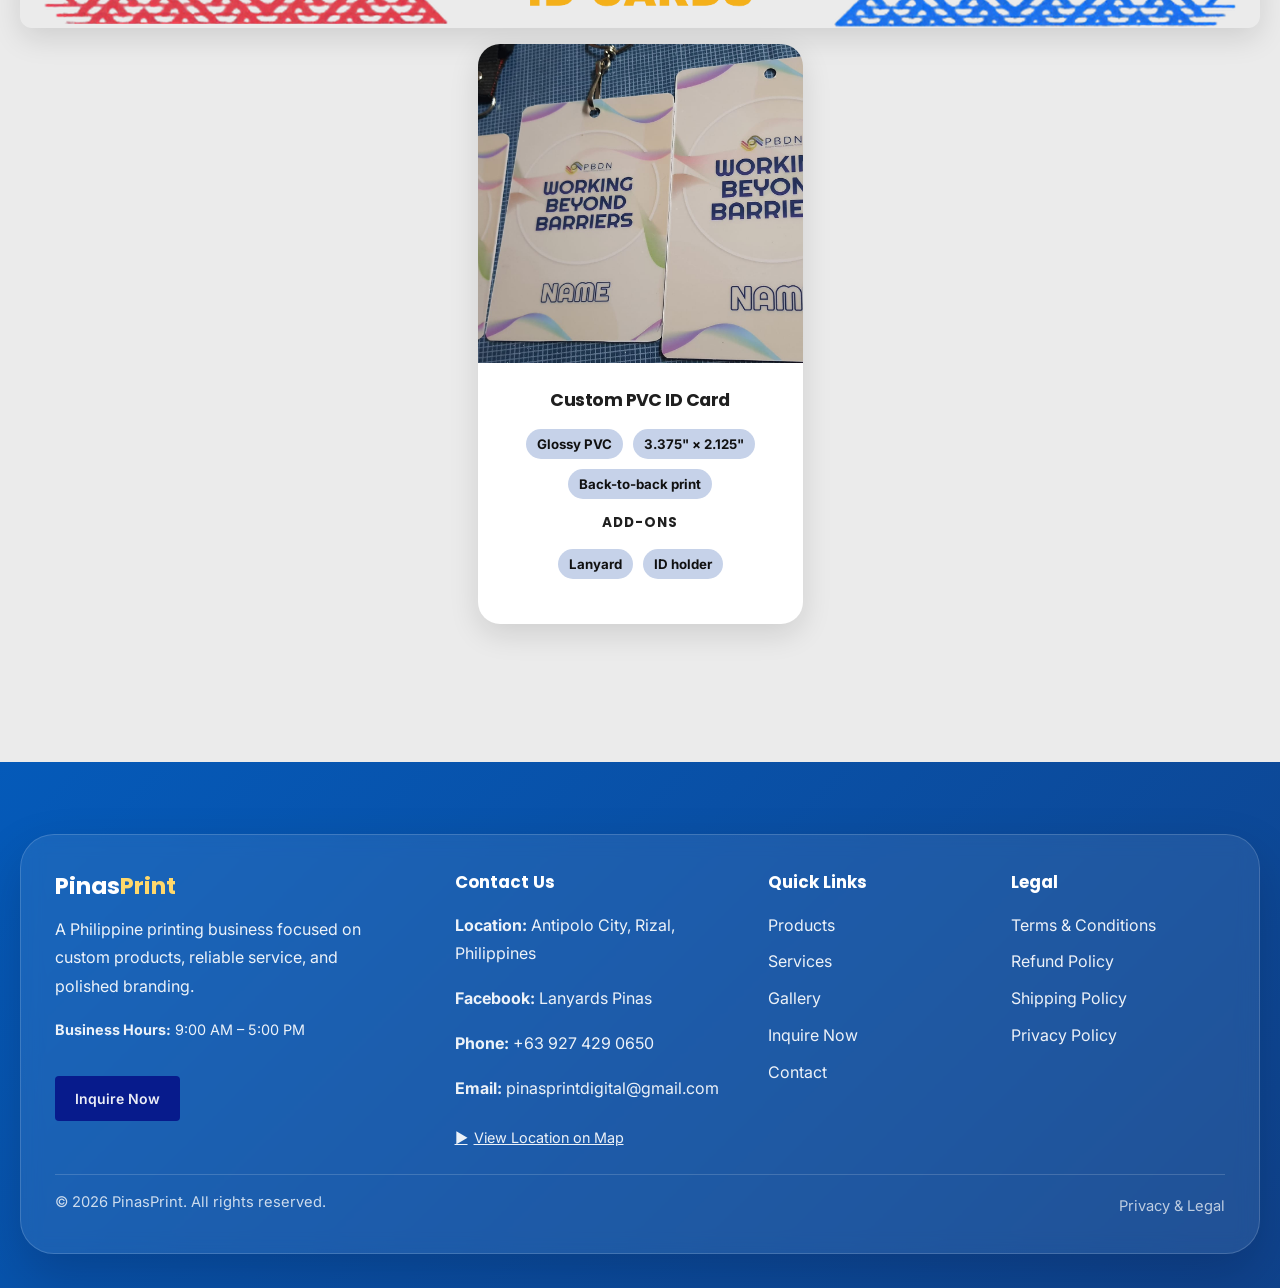
<file: gallery.html>
<!DOCTYPE html>
<html lang="en">
<head>
  <meta charset="UTF-8" />
  <meta name="viewport" content="width=device-width, initial-scale=1.0" />
  <title>Products Gallery | PinasPrint</title>
  <link rel="icon" type="image/jpeg" href="Images/favicon.png" />
  <link rel="preconnect" href="https://fonts.googleapis.com">
  <link rel="preconnect" href="https://fonts.gstatic.com" crossorigin>
  <link href="https://fonts.googleapis.com/css2?family=Poppins:wght@400;500;600;700;800&family=Inter:wght@400;500;600;700&display=swap" rel="stylesheet">
  <link rel="stylesheet" href="gallery-styles.css" />
</head>
<body>

  <!-- ===== NAVBAR ===== -->
  <header class="navbar">
    <div class="logo">
      <a href="index.html#home" class="logo-link">
        <img src="Images/nav-logo.png" alt="PinasPrint Logo">
      </a>
    </div>

    <div class="menu-toggle" id="menuToggle">
      <svg xmlns="http://www.w3.org/2000/svg" height="48px" viewBox="0 -960 960 960" width="48px" fill="#FFFFFF">
        <path d="M450-120v-330H120v-60h330v-330h60v330h330v60H510v330h-60Z"/>
      </svg>
    </div>

    <nav class="nav-links">
      <a href="index.html#about">About</a>
      <a href="index.html#products">Products</a>
      <a href="index.html#services">Services</a>
      <a href="index.html#brand-showcase">Partners</a>
    </nav>

    <nav class="nav-contact">
      <a href="#contact">Contacts</a>
    </nav>
  </header>

  <!-- ===== GALLERY HERO ===== -->
  <header class="gallery-hero">
    <div class="gallery-hero-content">
      <h1>Product Gallery</h1>
      <p>A collection of lanyards and other printed products.</p>
      <a href="index.html#products" class="gallery-btn">Back to Products</a>
    </div>
  </header>

  <!-- ===== GALLERY SECTION ===== -->
  <section class="gallery-section">

    <!-- LANYARDS -->
    <div class="section-head">
      <img src="Images/gallery-banner-landyard.png" alt="Lanyards Gallery Banner">
    </div>
    <div class="cards-grid-container">

      <article class="he-card hover-lift">
        <img class="he-card-image" src="Images/lanyard5.jpg" alt="LACE34-01S">
        <div class="he-card-contents"><h3 class="he-card-title">LACE34-01S</h3></div>
        <div class="he-card-content">
          <div class="he-card-order">Matte Polyester</div>
          <div class="he-card-order">3/4-inch</div>
          <div class="he-card-order">One-side print</div>
        </div>
        <div class="he-card-addon-title">ADD-ONS</div>
        <div class="he-card-content">
          <div class="he-card-order">Side Release</div>
          <div class="he-card-order">Swivel Hook</div>
          <div class="he-card-order">Rematche Lock</div>
        </div>
      </article>

      <article class="he-card hover-lift">
        <img class="he-card-image" src="Images/lanyard6.jpg" alt="LACE10-15S">
        <div class="he-card-contents"><h3 class="he-card-title">LACE10-15S</h3></div>
        <div class="he-card-content">
          <div class="he-card-order">Cotton Lace</div>
          <div class="he-card-order">1-inch</div>
          <div class="he-card-order">One-side print</div>
        </div>
        <div class="he-card-addon-title">ADD-ONS</div>
        <div class="he-card-content">
          <div class="he-card-order">Logo button</div>
          <div class="he-card-order">Swivel Hook</div>
        </div>
      </article>

      <article class="he-card hover-lift">
        <img class="he-card-image" src="Images/lanyard7.jpg" alt="LACE34-12S">
        <div class="he-card-contents"><h3 class="he-card-title">LACE34-12S</h3></div>
        <div class="he-card-content">
          <div class="he-card-order">Cotton Lace</div>
          <div class="he-card-order">3/4-inch</div>
          <div class="he-card-order">One-side print</div>
        </div>
        <div class="he-card-addon-title">ADD-ONS</div>
        <div class="he-card-content">
          <div class="he-card-order">Swivel Hook</div>
        </div>
      </article>

      <article class="he-card hover-lift">
        <img class="he-card-image" src="Images/lanyard8.jpg" alt="LACE34-10S">
        <div class="he-card-contents"><h3 class="he-card-title">LACE34-10S</h3></div>
        <div class="he-card-content">
          <div class="he-card-order">Matte Polyester</div>
          <div class="he-card-order">3/4-inch</div>
          <div class="he-card-order">Back-to-back print</div>
        </div>
        <div class="he-card-addon-title">ADD-ONS</div>
        <div class="he-card-content">
          <div class="he-card-order">Side Release</div>
          <div class="he-card-order">Swivel Hook</div>
        </div>
      </article>

      <article class="he-card hover-lift">
        <img class="he-card-image" src="Images/lanyard9.jpg" alt="LACE10-13G">
        <div class="he-card-contents"><h3 class="he-card-title">LACE10-13G</h3></div>
        <div class="he-card-content">
          <div class="he-card-order">Cotton Lace</div>
          <div class="he-card-order">1-inch</div>
          <div class="he-card-order">Back-to-back print</div>
        </div>
        <div class="he-card-addon-title">ADD-ONS</div>
        <div class="he-card-content">
          <div class="he-card-order">G-Hook</div>
          <div class="he-card-order">Rematche Lock</div>
        </div>
      </article>

      <article class="he-card hover-lift">
        <img class="he-card-image" src="Images/lanyard10.jpg" alt="LACE34-03G">
        <div class="he-card-contents"><h3 class="he-card-title">LACE34-03G</h3></div>
        <div class="he-card-content">
          <div class="he-card-order">Matte Polyester</div>
          <div class="he-card-order">3/4-inch</div>
          <div class="he-card-order">One-side print</div>
        </div>
        <div class="he-card-addon-title">ADD-ONS</div>
        <div class="he-card-content">
          <div class="he-card-order">G-Hook</div>
        </div>
      </article>

      <article class="he-card hover-lift">
        <img class="he-card-image" src="Images/lanyard11.jpg" alt="LACE10-04G">
        <div class="he-card-contents"><h3 class="he-card-title">LACE10-04G</h3></div>
        <div class="he-card-content">
          <div class="he-card-order">Matte Polyester</div>
          <div class="he-card-order">1-inch</div>
          <div class="he-card-order">One-side print</div>
        </div>
        <div class="he-card-addon-title">ADD-ONS</div>
        <div class="he-card-content">
          <div class="he-card-order">Side Release</div>
          <div class="he-card-order">Logo button</div>
          <div class="he-card-order">G-Hook</div>
        </div>
      </article>

      <article class="he-card hover-lift">
        <img class="he-card-image" src="Images/lanyard12.jpg" alt="LACE34-11G">
        <div class="he-card-contents"><h3 class="he-card-title">LACE34-11G</h3></div>
        <div class="he-card-content">
          <div class="he-card-order">Cotton Lace</div>
          <div class="he-card-order">3/4-inch</div>
          <div class="he-card-order">Back-to-back print</div>
        </div>
        <div class="he-card-addon-title">ADD-ONS</div>
        <div class="he-card-content">
          <div class="he-card-order">Side Release</div>
          <div class="he-card-order">G-Hook</div>
        </div>
      </article>

      <article class="he-card hover-lift">
        <img class="he-card-image" src="Images/lanyard13.jpg" alt="LACE10-14S">
        <div class="he-card-contents"><h3 class="he-card-title">LACE10-14S</h3></div>
        <div class="he-card-content">
          <div class="he-card-order">Glossy Polyester</div>
          <div class="he-card-order">1-inch</div>
          <div class="he-card-order">Back-to-back print</div>
        </div>
        <div class="he-card-addon-title">ADD-ONS</div>
        <div class="he-card-content">
          <div class="he-card-order">Swivel Hook</div>
          <div class="he-card-order">Rematche Lock</div>
        </div>
      </article>

      <article class="he-card hover-lift">
        <img class="he-card-image" src="Images/lanyard14.jpg" alt="LACE34-06G">
        <div class="he-card-contents"><h3 class="he-card-title">LACE34-06G</h3></div>
        <div class="he-card-content">
          <div class="he-card-order">Glossy Polyester</div>
          <div class="he-card-order">3/4-inch</div>
          <div class="he-card-order">One-side print</div>
        </div>
        <div class="he-card-addon-title">ADD-ONS</div>
        <div class="he-card-content">
          <div class="he-card-order">G-Hook</div>
        </div>
      </article>

      <article class="he-card hover-lift">
        <img class="he-card-image" src="Images/lanyard15.jpg" alt="LACE34-08G">
        <div class="he-card-contents"><h3 class="he-card-title">LACE34-08G</h3></div>
        <div class="he-card-content">
          <div class="he-card-order">Matte Polyester</div>
          <div class="he-card-order">3/4-inch</div>
          <div class="he-card-order">One-side print</div>
        </div>
        <div class="he-card-addon-title">ADD-ONS</div>
        <div class="he-card-content">
          <div class="he-card-order">G-Hook on both ends</div>
        </div>
      </article>

      <article class="he-card hover-lift">
        <img class="he-card-image" src="Images/lanyard16.jpg" alt="LACE10-02S">
        <div class="he-card-contents"><h3 class="he-card-title">LACE10-02S</h3></div>
        <div class="he-card-content">
          <div class="he-card-order">Matte Polyester</div>
          <div class="he-card-order">1-inch</div>
          <div class="he-card-order">One-side print</div>
        </div>
        <div class="he-card-addon-title">ADD-ONS</div>
        <div class="he-card-content">
          <div class="he-card-order">Logo button</div>
          <div class="he-card-order">Swivel Hook</div>
        </div>
      </article>

    </div><!-- /lanyards grid -->

    <!-- MUGS -->
    <div class="section-head">
      <img src="Images/gallery-banner-mugs.png" alt="Mugs Gallery Banner">
    </div>
    <div class="cards-grid-container">
      <article class="he-card hover-lift">
        <img class="he-card-image" src="Images/Tooth Mug.jpg" alt="Custom Sublimation Mug">
        <div class="he-card-contents"><h3 class="he-card-title">Custom Sublimation Mug</h3></div>
        <div class="he-card-content">
          <div class="he-card-order">Durable Ceramic</div>
          <div class="he-card-order">250ml</div>
          <div class="he-card-order">All around print</div>
        </div>
        <div class="he-card-addon-title">ADD-ONS</div>
        <div class="he-card-content"><div class="he-card-order">Gift Box</div></div>
      </article>

      <article class="he-card hover-lift">
        <img class="he-card-image" src="Images/mugsss.png" alt="Custom Sublimation Mug">
        <div class="he-card-contents"><h3 class="he-card-title">Custom Sublimation Mug</h3></div>
        <div class="he-card-content">
          <div class="he-card-order">Durable Ceramic</div>
          <div class="he-card-order">250ml</div>
          <div class="he-card-order">All around print</div>
        </div>
        <div class="he-card-addon-title">ADD-ONS</div>
        <div class="he-card-content"><div class="he-card-order">Gift Box</div></div>
      </article>

      <article class="he-card hover-lift">
        <img class="he-card-image" src="Images/mugs-maayosDOH.jpg" alt="Custom Sublimation Mug">
        <div class="he-card-contents"><h3 class="he-card-title">Custom Sublimation Mug</h3></div>
        <div class="he-card-content">
          <div class="he-card-order">Durable Ceramic</div>
          <div class="he-card-order">250ml</div>
          <div class="he-card-order">All around print</div>
        </div>
        <div class="he-card-addon-title">ADD-ONS</div>
        <div class="he-card-content"><div class="he-card-order">Gift Box</div></div>
      </article>

      <article class="he-card hover-lift">
        <img class="he-card-image" src="Images/frosted-mug.jpg" alt="Custom Frosted Mug">
        <div class="he-card-contents"><h3 class="he-card-title">Custom Sublimation Mug</h3></div>
        <div class="he-card-content">
          <div class="he-card-order">Frosted</div>
          <div class="he-card-order">350ml</div>
          <div class="he-card-order">All around print</div>
        </div>
        <div class="he-card-addon-title">ADD-ONS</div>
        <div class="he-card-content"><div class="he-card-order">Gift Box</div></div>
      </article>
    </div><!-- /mugs grid -->

    <!-- PINS -->
    <div class="section-head">
      <img src="Images/banner-pins.png" alt="Pins Gallery Banner">
    </div>
    <div class="cards-grid-container">
      <article class="he-card hover-lift">
        <img class="he-card-image" src="Images/Diet Pins.jpg" alt="Custom Sublimation Pin">
        <div class="he-card-contents"><h3 class="he-card-title">Custom Sublimation Pin</h3></div>
        <div class="he-card-content">
          <div class="he-card-order">plastic/mylar film cover</div>
          <div class="he-card-order">1 to 3-inches</div>
          <div class="he-card-order">HD Print on front</div>
        </div>
        <div class="he-card-addon-title">ADD-ONS</div>
        <div class="he-card-content"><div class="he-card-order">Safety pin lock</div></div>
      </article>

      <article class="he-card hover-lift">
        <img class="he-card-image" src="Images/blue-pin.jpg" alt="Custom Sublimation Pin">
        <div class="he-card-contents"><h3 class="he-card-title">Custom Sublimation Pin</h3></div>
        <div class="he-card-content">
          <div class="he-card-order">plastic/mylar film cover</div>
          <div class="he-card-order">1 to 3-inches</div>
          <div class="he-card-order">HD Print on front</div>
        </div>
        <div class="he-card-addon-title">ADD-ONS</div>
        <div class="he-card-content"><div class="he-card-order">Safety pin lock</div></div>
      </article>

      <article class="he-card hover-lift">
        <img class="he-card-image" src="Images/black-pins.jpg" alt="Custom Sublimation Pin">
        <div class="he-card-contents"><h3 class="he-card-title">Custom Sublimation Pin</h3></div>
        <div class="he-card-content">
          <div class="he-card-order">plastic/mylar film cover</div>
          <div class="he-card-order">1 to 3-inches</div>
          <div class="he-card-order">HD Print on front</div>
        </div>
        <div class="he-card-addon-title">ADD-ONS</div>
        <div class="he-card-content"><div class="he-card-order">Safety pin lock</div></div>
      </article>

      <article class="he-card hover-lift">
        <img class="he-card-image" src="Images/kfc-pins.jpg" alt="Custom Sublimation Pin">
        <div class="he-card-contents"><h3 class="he-card-title">Custom Sublimation Pin</h3></div>
        <div class="he-card-content">
          <div class="he-card-order">plastic/mylar film cover</div>
          <div class="he-card-order">1 to 3-inches</div>
          <div class="he-card-order">HD Print on front</div>
        </div>
        <div class="he-card-addon-title">ADD-ONS</div>
        <div class="he-card-content"><div class="he-card-order">Safety pin lock</div></div>
      </article>
    </div><!-- /pins grid -->

    <!-- KEYCHAINS -->
    <div class="section-head">
      <img src="Images/gallery-banner-keychain.png" alt="Keychains Gallery Banner">
    </div>
    <div class="cards-grid-container">
      <article class="he-card hover-lift">
        <img class="he-card-image" src="Images/IL keychain.jpg" alt="Acrylic Keychain">
        <div class="he-card-contents"><h3 class="he-card-title">Acrylic Keychain</h3></div>
        <div class="he-card-content">
          <div class="he-card-order">PMMA Material</div>
          <div class="he-card-order">2-3 inches</div>
          <div class="he-card-order">Custom inside print</div>
        </div>
        <div class="he-card-addon-title">ADD-ONS</div>
        <div class="he-card-content"><div class="he-card-order">Key Ring</div></div>
      </article>

      <article class="he-card hover-lift">
        <img class="he-card-image" src="Images/keychains-western union.jpg" alt="Acrylic Keychain">
        <div class="he-card-contents"><h3 class="he-card-title">Acrylic Keychain</h3></div>
        <div class="he-card-content">
          <div class="he-card-order">PMMA Material</div>
          <div class="he-card-order">2-3 inches</div>
          <div class="he-card-order">Custom inside print</div>
        </div>
        <div class="he-card-addon-title">ADD-ONS</div>
        <div class="he-card-content"><div class="he-card-order">Key Ring</div></div>
      </article>

      <article class="he-card hover-lift">
        <img class="he-card-image" src="Images/keyhain-dentist.jpg" alt="Acrylic Keychain">
        <div class="he-card-contents"><h3 class="he-card-title">Acrylic Keychain</h3></div>
        <div class="he-card-content">
          <div class="he-card-order">PMMA Material</div>
          <div class="he-card-order">2-3 inches</div>
          <div class="he-card-order">Custom inside print</div>
        </div>
        <div class="he-card-addon-title">ADD-ONS</div>
        <div class="he-card-content"><div class="he-card-order">Key Ring</div></div>
      </article>

      <article class="he-card hover-lift">
        <img class="he-card-image" src="Images/keychain-na bago.png" alt="Acrylic Keychain">
        <div class="he-card-contents"><h3 class="he-card-title">Acrylic Keychain</h3></div>
        <div class="he-card-content">
          <div class="he-card-order">PMMA Material</div>
          <div class="he-card-order">2-3 inches</div>
          <div class="he-card-order">Custom inside print</div>
        </div>
        <div class="he-card-addon-title">ADD-ONS</div>
        <div class="he-card-content"><div class="he-card-order">Key Ring</div></div>
      </article>
    </div><!-- /keychains grid -->

    <!-- ID CARDS -->
    <div class="section-head">
      <img src="Images/gallery-banner-idcards.png" alt="ID Cards Gallery Banner">
    </div>
    <div class="cards-grid-container">
      <article class="he-card hover-lift">
        <img class="he-card-image" src="Images/ID card.jpg" alt="Custom PVC ID Card">
        <div class="he-card-contents"><h3 class="he-card-title">Custom PVC ID Card</h3></div>
        <div class="he-card-content">
          <div class="he-card-order">Glossy PVC</div>
          <div class="he-card-order">3.375" × 2.125"</div>
          <div class="he-card-order">Back-to-back print</div>
        </div>
        <div class="he-card-addon-title">ADD-ONS</div>
        <div class="he-card-content">
          <div class="he-card-order">Lanyard</div>
          <div class="he-card-order">ID holder</div>
        </div>
      </article>
    </div><!-- /id cards grid -->

  </section><!-- /gallery-section -->

  <!-- ===== FOOTER ===== -->
  <footer id="contact" class="footer">
    <div class="footer-card">
      <div class="footer-grid">

        <!-- Col 1: Brand -->
        <div>
          <div class="mini-brand">Pinas<span>Print</span></div>
          <p class="footer-text">
            A Philippine printing business focused on custom products, reliable service, and polished branding.
          </p>
          <p class="footer-hours"><strong>Business Hours:</strong> 9:00 AM – 5:00 PM</p>
          <a href="form.html" class="inquire-btn">Inquire Now</a>
        </div>

        <!-- Col 2: Contact + Map -->
        <div>
          <h4 data-accordion>Contact Us <span class="acc-icon">+</span></h4>
          <div class="acc-content">
            <p><strong>Location:</strong> Antipolo City, Rizal, Philippines</p>
            <p class="contact-inline"><strong>Facebook:</strong>
              <a href="https://www.facebook.com/aloha.quiming.1" target="_blank" rel="noopener">Lanyards Pinas</a>
            </p>
            <p class="contact-inline"><strong>Phone:</strong>
              <a href="tel:+639274290650">+63 927 429 0650</a>
            </p>
            <p class="contact-inline"><strong>Email:</strong>
              <a href="mailto:pinasprintdigital@gmail.com">pinasprintdigital@gmail.com</a>
            </p>
            <button class="map-toggle-btn" id="mapToggle" aria-expanded="false">
              <span class="arrow">▶</span> View Location on Map
            </button>
            <div class="map-container" id="mapContainer">
              <iframe
                src="https://www.google.com/maps/embed?pb=!1m18!1m12!1m3!1d3860.710324352228!2d121.1853754!3d14.6155706!2m3!1f0!2f0!3f0!3m2!1i1024!2i768!4f13.1!3m3!1m2!1s0x3397bf24354c0e73%3A0xcfb97bb871c350ea!2sPinas%20Print%20Digital%20Printing%20Services!5e0!3m2!1sen!2sph!4v1779097032588!5m2!1sen!2sph" 
                loading="lazy"
                allowfullscreen
                referrerpolicy="no-referrer-when-downgrade"
                title="PinasPrint Location">
              </iframe>
            </div>
          </div>
        </div>

        <!-- Col 3: Quick Links -->
        <div>
          <h4 data-accordion>Quick Links <span class="acc-icon">+</span></h4>
          <div class="acc-content">
            <p class="footer-links"><a href="index.html#products">Products</a></p>
            <p class="footer-links"><a href="index.html#services">Services</a></p>
            <p class="footer-links"><a href="gallery.html">Gallery</a></p>
            <p class="footer-links"><a href="form.html">Inquire Now</a></p>
            <p class="footer-links"><a href="index.html#contact">Contact</a></p>
          </div>
        </div>

        <!-- Col 4: Legal -->
        <div>
          <h4 data-accordion>Legal <span class="acc-icon">+</span></h4>
          <div class="acc-content">
            <p class="footer-links"><a href="legal.html#terms">Terms &amp; Conditions</a></p>
            <p class="footer-links"><a href="legal.html#refunds">Refund Policy</a></p>
            <p class="footer-links"><a href="legal.html#shipping">Shipping Policy</a></p>
            <p class="footer-links"><a href="legal.html#privacy">Privacy Policy</a></p>
          </div>
        </div>

      </div>
      <div class="footer-note">
        <span>© 2026 PinasPrint. All rights reserved.</span>
        <span><a href="legal.html" style="color:rgba(255,255,255,.7);">Privacy &amp; Legal</a></span>
      </div>
    </div>
  </footer>

  <!-- ===== BACK TO TOP ===== -->
  <button class="back-to-top" id="backToTop" aria-label="Back to top">
    <svg xmlns="http://www.w3.org/2000/svg" viewBox="0 -960 960 960">
      <path d="M440-160v-487L216-423l-56-57 320-320 320 320-56 57-224-224v487h-80Z"/>
    </svg>
  </button>

  <!-- ===== SCRIPTS ===== -->
  <script>
    // Accordion
    (function () {
      function initAccordions() {
        if (window.innerWidth > 768) return;
        document.querySelectorAll('h4[data-accordion]').forEach(function (h4) {
          if (h4._accBound) return;
          h4._accBound = true;
          h4.addEventListener('click', function () {
            var content = h4.nextElementSibling;
            var isOpen  = content.classList.contains('open');
            document.querySelectorAll('.acc-content').forEach(c => c.classList.remove('open'));
            document.querySelectorAll('h4[data-accordion]').forEach(b => b.classList.remove('open'));
            if (!isOpen) { content.classList.add('open'); h4.classList.add('open'); }
          });
        });
      }
      initAccordions();
      window.addEventListener('resize', initAccordions);
    })();

    // Hamburger
    const toggle     = document.getElementById('menuToggle');
    const navLinks   = document.querySelector('.nav-links');
    const navContact = document.querySelector('.nav-contact');
    toggle.addEventListener('click', () => {
      navLinks.classList.toggle('open');
      navContact.classList.toggle('open');
      toggle.classList.toggle('open');
    });

    // Map Dropdown
    const mapToggle    = document.getElementById('mapToggle');
    const mapContainer = document.getElementById('mapContainer');
    if (mapToggle && mapContainer) {
      mapToggle.addEventListener('click', () => {
        const open = mapContainer.classList.toggle('open');
        mapToggle.classList.toggle('open', open);
        mapToggle.setAttribute('aria-expanded', open);
        mapToggle.querySelector('.arrow').textContent = open ? '▼' : '▶';
      });
    }

    // Back to Top
    const btn = document.getElementById('backToTop');
    window.addEventListener('scroll', () => btn.classList.toggle('visible', window.scrollY > 400));
    btn.addEventListener('click', () => window.scrollTo({ top: 0, behavior: 'smooth' }));
  </script>

</body>
</html>
</file>
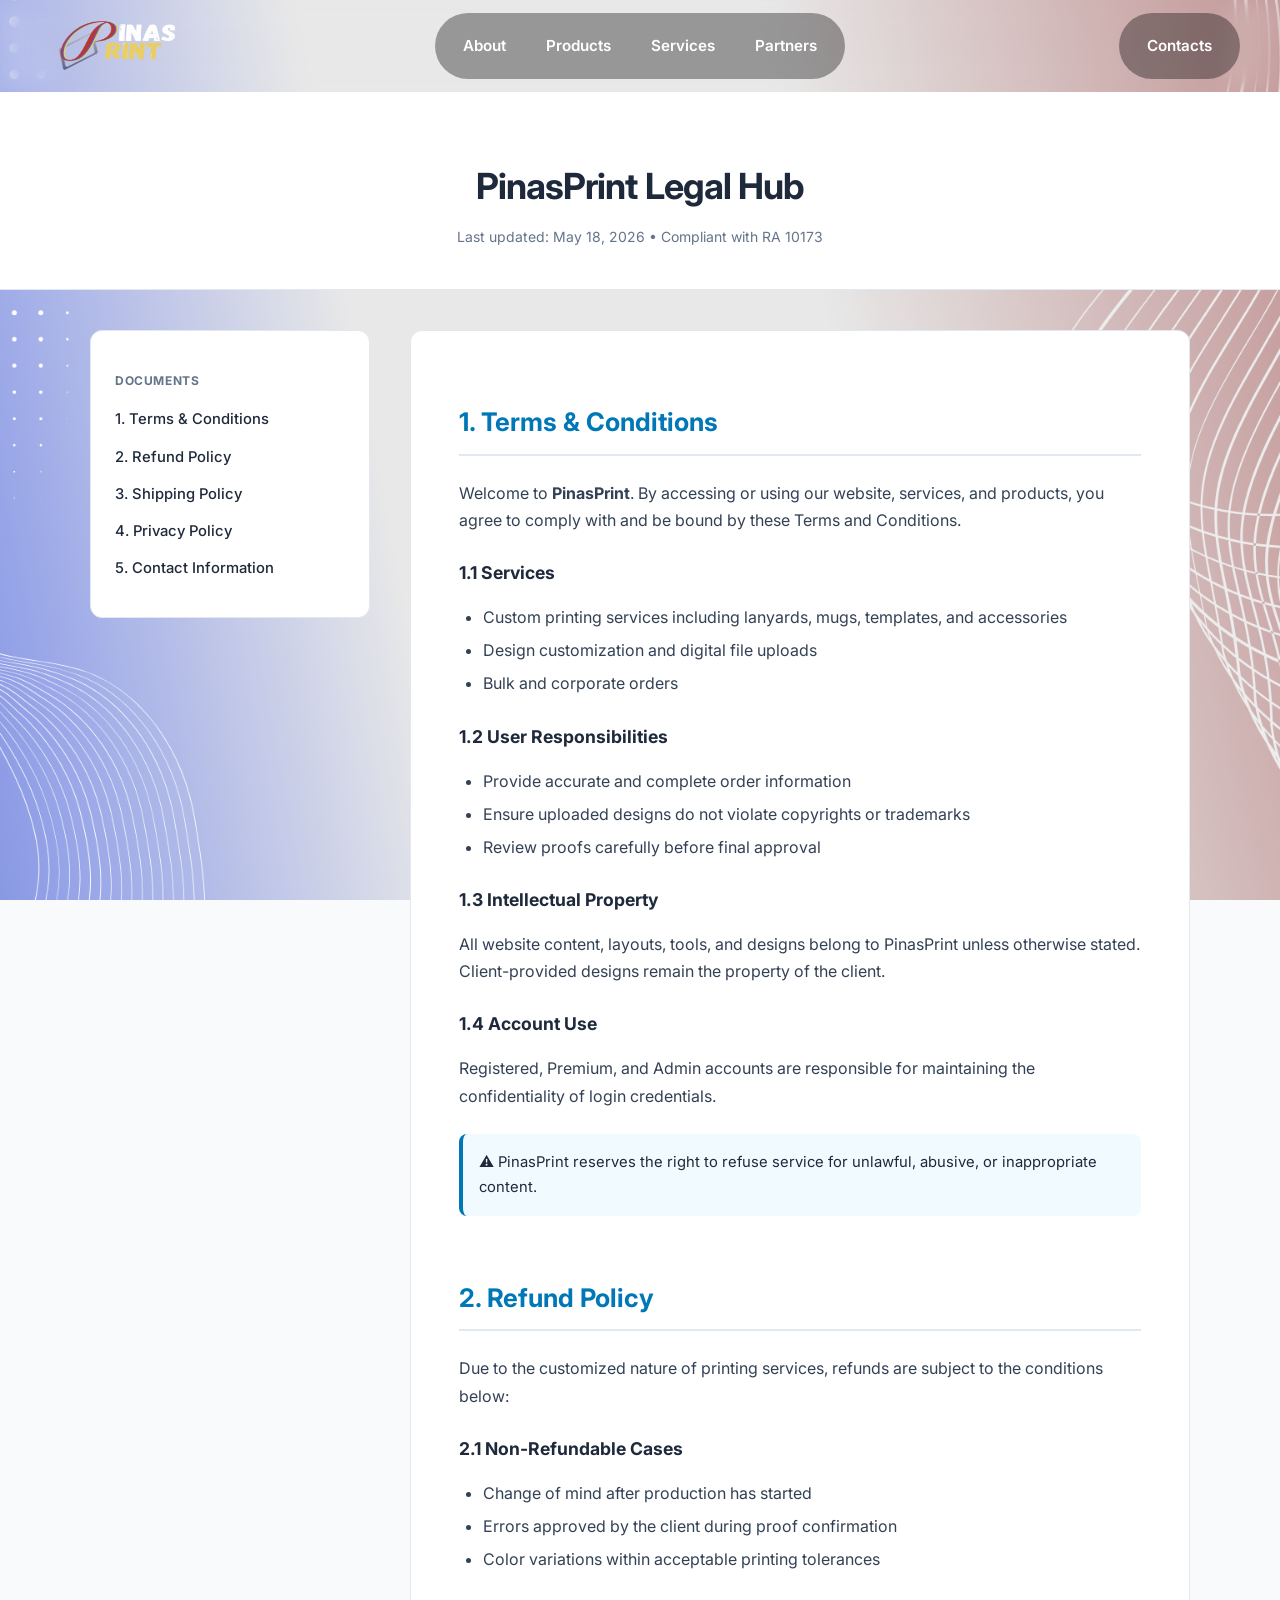
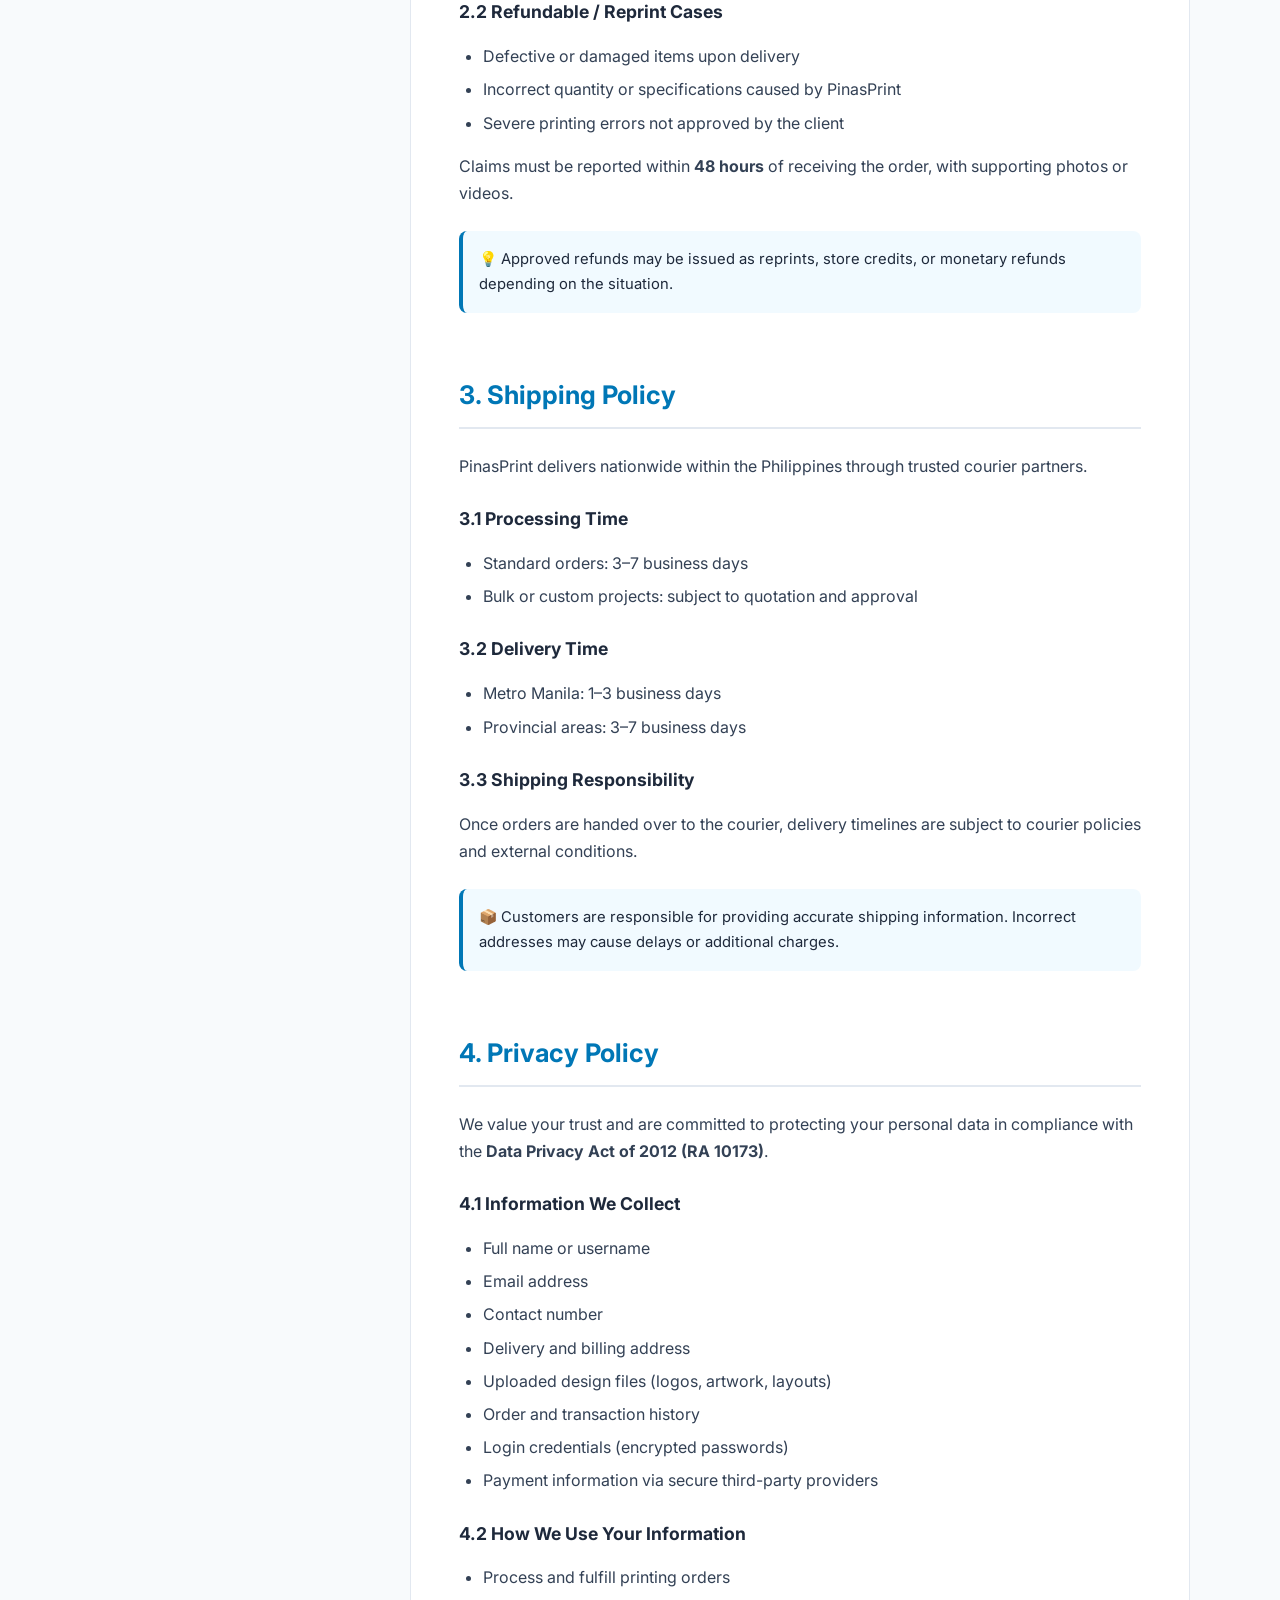
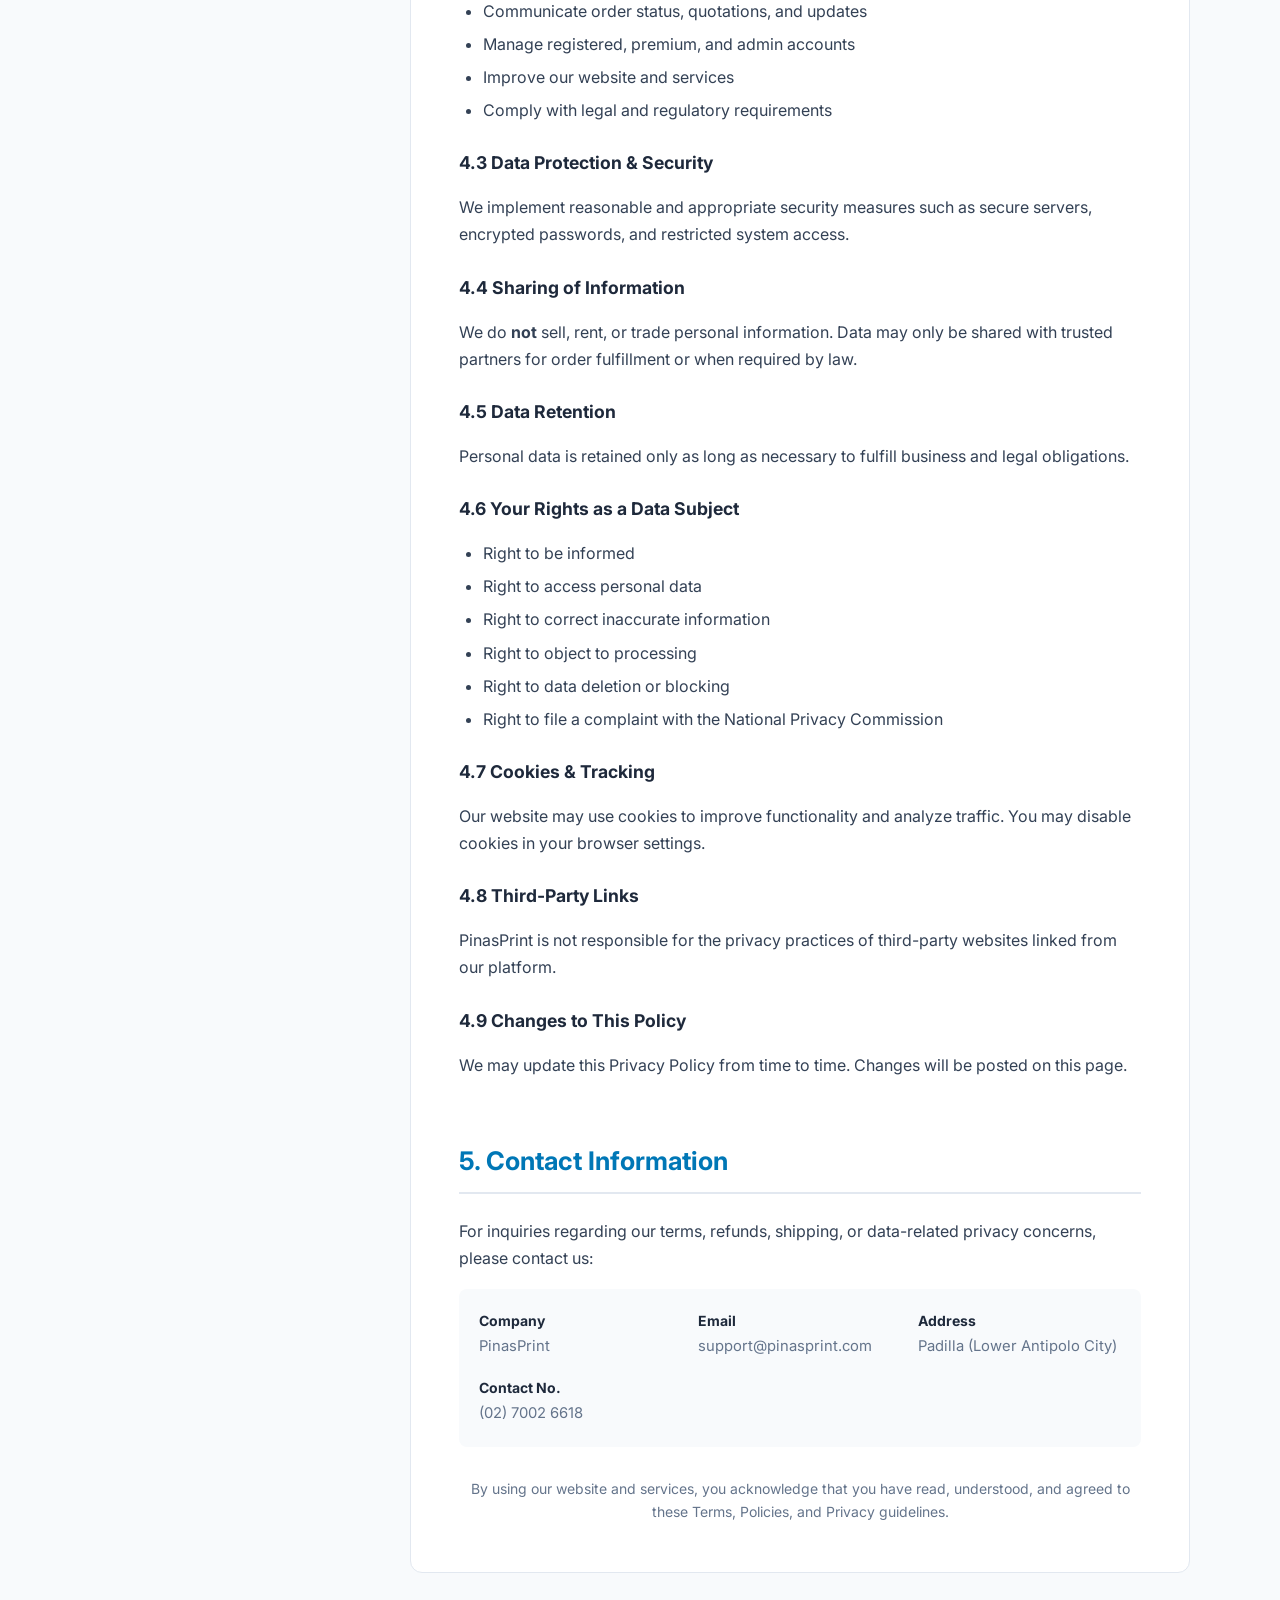
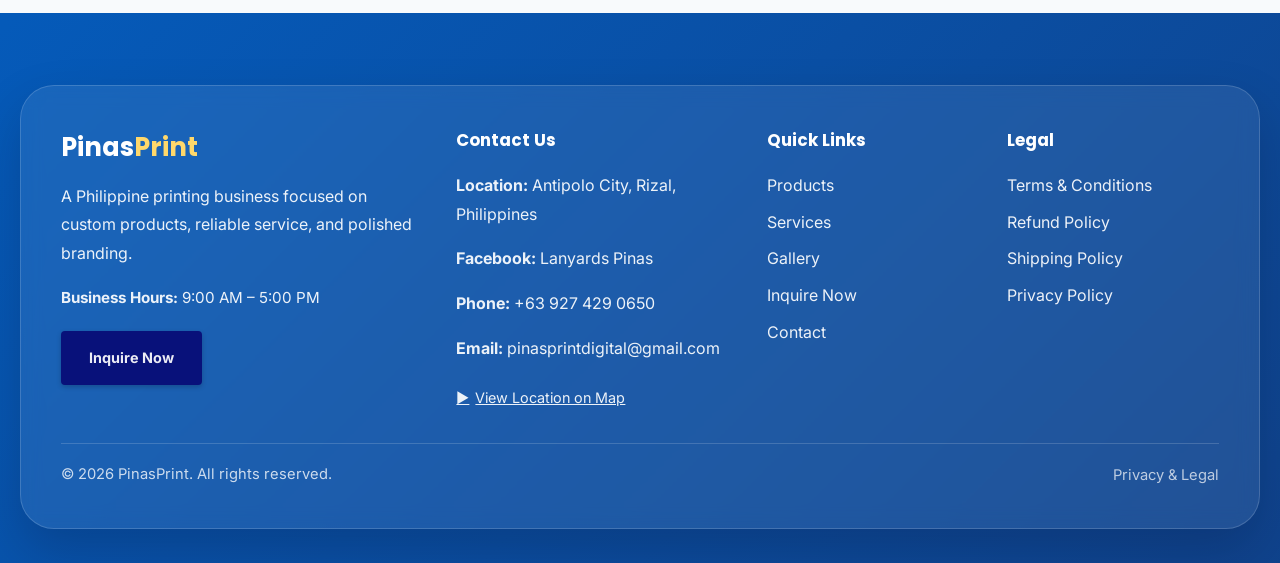
<file: legal.html>
<!DOCTYPE html>
<html lang="en">
<head>
  <meta charset="UTF-8" />
  <meta name="viewport" content="width=device-width, initial-scale=1.0" />
  <title>Terms, Policies & Privacy | PinasPrint</title>
  <link rel="icon" type="image/jpeg" href="Images/favicon.png">
  <link rel="preconnect" href="https://fonts.googleapis.com">
  <link rel="preconnect" href="https://fonts.gstatic.com" crossorigin>
  <link href="https://fonts.googleapis.com/css2?family=Poppins:wght@400;500;600;700&family=Inter:wght@400;500;600;700&display=swap" rel="stylesheet">
  <link rel="stylesheet" href="legal.css">
</head>
<body>

  <!-- NAVBAR HEADER -->
  <header class="navbar">
    <div class="logo">
      <a href="index.html#home" class="logo-link">
        <img src="Images/nav-logo.png" alt="PinasPrint Logo">
      </a>
    </div>

    <div class="menu-toggle" id="menuToggle">
      <svg xmlns="http://www.w3.org/2000/svg" height="48px" viewBox="0 -960 960 960" width="48px" fill="#FFFFFF">
        <path d="M450-120v-330H120v-60h330v-330h60v330h330v60H510v330h-60Z"/>
      </svg>
    </div>

    <nav class="nav-links">
      <a href="index.html#about">About</a>
      <a href="index.html#products">Products</a>
      <a href="index.html#services">Services</a>
      <a href="index.html#brand-showcase">Partners</a>
    </nav>

    <nav class="nav-contact">
      <a href="#contact">Contacts</a>
    </nav>
  </header>

  <!-- CONTENT LOGO BANNER -->
  <div class="legal-header">
    <h1>PinasPrint Legal Hub</h1>
    <div class="meta">Last updated: May 18, 2026 &bull; Compliant with RA 10173</div>
  </div>

  <!-- MAIN BODY SECTION GRID CONTAINER -->
  <div class="legal-container">
    <!-- Sidebar Navigation -->
    <aside class="legal-nav">
      <h4>Documents</h4>
      <ul>
        <li><a href="#terms">1. Terms & Conditions</a></li>
        <li><a href="#refunds">2. Refund Policy</a></li>
        <li><a href="#shipping">3. Shipping Policy</a></li>
        <li><a href="#privacy">4. Privacy Policy</a></li>
        <li><a href="#contact-info">5. Contact Information</a></li>
      </ul>
    </aside>

    <!-- Main Document Output Block -->
    <main class="legal-content">
      <section id="terms" class="legal-section">
        <h2>1. Terms & Conditions</h2>
        <p>Welcome to <strong>PinasPrint</strong>. By accessing or using our website, services, and products, you agree to comply with and be bound by these Terms and Conditions.</p>

        <h3>1.1 Services</h3>
        <ul>
          <li>Custom printing services including lanyards, mugs, templates, and accessories</li>
          <li>Design customization and digital file uploads</li>
          <li>Bulk and corporate orders</li>
        </ul>

        <h3>1.2 User Responsibilities</h3>
        <ul>
          <li>Provide accurate and complete order information</li>
          <li>Ensure uploaded designs do not violate copyrights or trademarks</li>
          <li>Review proofs carefully before final approval</li>
        </ul>

        <h3>1.3 Intellectual Property</h3>
        <p>All website content, layouts, tools, and designs belong to PinasPrint unless otherwise stated. Client-provided designs remain the property of the client.</p>

        <h3>1.4 Account Use</h3>
        <p>Registered, Premium, and Admin accounts are responsible for maintaining the confidentiality of login credentials.</p>

        <div class="callout">
          ⚠️ PinasPrint reserves the right to refuse service for unlawful, abusive, or inappropriate content.
        </div>
      </section>

      <section id="refunds" class="legal-section">
        <h2>2. Refund Policy</h2>
        <p>Due to the customized nature of printing services, refunds are subject to the conditions below:</p>

        <h3>2.1 Non-Refundable Cases</h3>
        <ul>
          <li>Change of mind after production has started</li>
          <li>Errors approved by the client during proof confirmation</li>
          <li>Color variations within acceptable printing tolerances</li>
        </ul>

        <h3>2.2 Refundable / Reprint Cases</h3>
        <ul>
          <li>Defective or damaged items upon delivery</li>
          <li>Incorrect quantity or specifications caused by PinasPrint</li>
          <li>Severe printing errors not approved by the client</li>
        </ul>

        <p>Claims must be reported within <strong>48 hours</strong> of receiving the order, with supporting photos or videos.</p>

        <div class="callout">
          💡 Approved refunds may be issued as reprints, store credits, or monetary refunds depending on the situation.
        </div>
      </section>

      <section id="shipping" class="legal-section">
        <h2>3. Shipping Policy</h2>
        <p>PinasPrint delivers nationwide within the Philippines through trusted courier partners.</p>

        <h3>3.1 Processing Time</h3>
        <ul>
          <li>Standard orders: 3–7 business days</li>
          <li>Bulk or custom projects: subject to quotation and approval</li>
        </ul>

        <h3>3.2 Delivery Time</h3>
        <ul>
          <li>Metro Manila: 1–3 business days</li>
          <li>Provincial areas: 3–7 business days</li>
        </ul>

        <h3>3.3 Shipping Responsibility</h3>
        <p>Once orders are handed over to the courier, delivery timelines are subject to courier policies and external conditions.</p>

        <div class="callout">
          📦 Customers are responsible for providing accurate shipping information. Incorrect addresses may cause delays or additional charges.
        </div>
      </section>

      <section id="privacy" class="legal-section">
        <h2>4. Privacy Policy</h2>
        <p>We value your trust and are committed to protecting your personal data in compliance with the <strong>Data Privacy Act of 2012 (RA 10173)</strong>.</p>

        <h3>4.1 Information We Collect</h3>
        <ul>
          <li>Full name or username</li>
          <li>Email address</li>
          <li>Contact number</li>
          <li>Delivery and billing address</li>
          <li>Uploaded design files (logos, artwork, layouts)</li>
          <li>Order and transaction history</li>
          <li>Login credentials (encrypted passwords)</li>
          <li>Payment information via secure third-party providers</li>
        </ul>

        <h3>4.2 How We Use Your Information</h3>
        <ul>
          <li>Process and fulfill printing orders</li>
          <li>Communicate order status, quotations, and updates</li>
          <li>Manage registered, premium, and admin accounts</li>
          <li>Improve our website and services</li>
          <li>Comply with legal and regulatory requirements</li>
        </ul>

        <h3>4.3 Data Protection & Security</h3>
        <p>We implement reasonable and appropriate security measures such as secure servers, encrypted passwords, and restricted system access.</p>

        <h3>4.4 Sharing of Information</h3>
        <p>We do <strong>not</strong> sell, rent, or trade personal information. Data may only be shared with trusted partners for order fulfillment or when required by law.</p>

        <h3>4.5 Data Retention</h3>
        <p>Personal data is retained only as long as necessary to fulfill business and legal obligations.</p>

        <h3>4.6 Your Rights as a Data Subject</h3>
        <ul>
          <li>Right to be informed</li>
          <li>Right to access personal data</li>
          <li>Right to correct inaccurate information</li>
          <li>Right to object to processing</li>
          <li>Right to data deletion or blocking</li>
          <li>Right to file a complaint with the National Privacy Commission</li>
        </ul>

        <h3>4.7 Cookies & Tracking</h3>
        <p>Our website may use cookies to improve functionality and analyze traffic. You may disable cookies in your browser settings.</p>

        <h3>4.8 Third-Party Links</h3>
        <p>PinasPrint is not responsible for the privacy practices of third-party websites linked from our platform.</p>

        <h3>4.9 Changes to This Policy</h3>
        <p>We may update this Privacy Policy from time to time. Changes will be posted on this page.</p>
      </section>

      <section id="contact-info" class="legal-section">
        <h2>5. Contact Information</h2>
        <p>For inquiries regarding our terms, refunds, shipping, or data-related privacy concerns, please contact us:</p>

        <div class="contact-grid">
          <div class="contact-item">
            <strong>Company</strong>
            <span>PinasPrint</span>
          </div>
          <div class="contact-item">
            <strong>Email</strong>
            <span>support@pinasprint.com</span>
          </div>
          <div class="contact-item">
            <strong>Address</strong>
            <span>Padilla (Lower Antipolo City)</span>
          </div>
          <div class="contact-item">
            <strong>Contact No.</strong>
            <span>(02) 7002 6618</span>
          </div>
        </div>
      </section>

      <div class="legal-acknowledgement">
        By using our website and services, you acknowledge that you have read, understood, and agreed to these Terms, Policies, and Privacy guidelines.
      </div>
    </main>
  </div>

  <!-- ===== FOOTER ===== -->
  <footer id="contact" class="footer">
    <div class="footer-card">
      <div class="footer-grid">

        <!-- Col 1: Brand -->
        <div>
          <div class="mini-brand">Pinas<span>Print</span></div>
          <p class="footer-text">
            A Philippine printing business focused on custom products, reliable service, and polished branding.
          </p>
          <p class="footer-hours"><strong>Business Hours:</strong> 9:00 AM – 5:00 PM</p>
          <a href="form.html" class="inquire-btn">Inquire Now</a>
        </div>

        <!-- Col 2: Contact + Map -->
        <div>
          <h4 data-accordion>Contact Us <span class="acc-icon">+</span></h4>
          <div class="acc-content">
            <p><strong>Location:</strong> Antipolo City, Rizal, Philippines</p>
            <p class="contact-inline">
              <strong>Facebook:</strong>
              <a href="https://www.facebook.com/aloha.quiming.1" target="_blank" rel="noopener">Lanyards Pinas</a>
            </p>
            <p class="contact-inline">
              <strong>Phone:</strong>
              <a href="tel:+639274290650">+63 927 429 0650</a>
            </p>
            <p class="contact-inline">
              <strong>Email:</strong>
              <a href="mailto:pinasprintdigital@gmail.com">pinasprintdigital@gmail.com</a>
            </p>
            <!-- Map Dropdown -->
            <button class="map-toggle-btn" id="mapToggle" aria-expanded="false">
              <span class="arrow">▶</span> View Location on Map
            </button>
            <div class="map-container" id="mapContainer">
              <iframe
                src="https://www.google.com/maps/embed?pb=!1m18!1m12!1m3!1d3860.710324352228!2d121.1853754!3d14.6155706!2m3!1f0!2f0!3f0!3m2!1i1024!2i768!4f13.1!3m3!1m2!1s0x3397bf24354c0e73%3A0xcfb97bb871c350ea!2sPinas%20Print%20Digital%20Printing%20Services!5e0!3m2!1sen!2sph!4v1779097032588!5m2!1sen!2sph"
                loading="lazy"
                allowfullscreen
                referrerpolicy="no-referrer-when-downgrade"
                title="PinasPrint Location">
              </iframe>
            </div>
          </div>
        </div>

        <!-- Col 3: Quick Links -->
        <div>
          <h4 data-accordion>Quick Links <span class="acc-icon">+</span></h4>
          <div class="acc-content">
            <p class="footer-links"><a href="index.html#products">Products</a></p>
            <p class="footer-links"><a href="index.html#services">Services</a></p>
            <p class="footer-links"><a href="gallery.html">Gallery</a></p>
            <p class="footer-links"><a href="form.html">Inquire Now</a></p>
            <p class="footer-links"><a href="index.html#contact">Contact</a></p>
          </div>
        </div>

        <!-- Col 4: Legal -->
        <div>
          <h4 data-accordion>Legal <span class="acc-icon">+</span></h4>
          <div class="acc-content">
            <p class="footer-links"><a href="#terms">Terms &amp; Conditions</a></p>
            <p class="footer-links"><a href="#refunds">Refund Policy</a></p>
            <p class="footer-links"><a href="#shipping">Shipping Policy</a></p>
            <p class="footer-links"><a href="#privacy">Privacy Policy</a></p>
          </div>
        </div>

      </div>

      <div class="footer-note">
        <span>© 2026 PinasPrint. All rights reserved.</span>
        <span><a href="legal.html" style="color:rgba(255,255,255,.7);">Privacy &amp; Legal</a></span>
      </div>
    </div>
  </footer>

  <script>
    // Accordion (mobile only)
    (function () {
      function initAccordions() {
        if (window.innerWidth > 768) return;
        document.querySelectorAll('h4[data-accordion]').forEach(function (h4) {
          if (h4._accBound) return;
          h4._accBound = true;
          h4.addEventListener('click', function () {
            var content = h4.nextElementSibling;
            var isOpen  = content.classList.contains('open');
            document.querySelectorAll('.acc-content').forEach(c => c.classList.remove('open'));
            document.querySelectorAll('h4[data-accordion]').forEach(b => b.classList.remove('open'));
            if (!isOpen) { content.classList.add('open'); h4.classList.add('open'); }
          });
        });
      }
      initAccordions();
      window.addEventListener('resize', initAccordions);
    })();

    // Hamburger
    const toggle     = document.getElementById('menuToggle');
    const navLinks   = document.querySelector('.nav-links');
    const navContact = document.querySelector('.nav-contact');
    toggle.addEventListener('click', () => {
      navLinks.classList.toggle('open');
      navContact.classList.toggle('open');
      toggle.classList.toggle('open');
    });

    // Map Dropdown
    const mapToggle    = document.getElementById('mapToggle');
    const mapContainer = document.getElementById('mapContainer');
    if (mapToggle && mapContainer) {
      mapToggle.addEventListener('click', () => {
        const open = mapContainer.classList.toggle('open');
        mapToggle.classList.toggle('open', open);
        mapToggle.setAttribute('aria-expanded', open);
        mapToggle.querySelector('.arrow').textContent = open ? '▼' : '▶';
      });
    }
  </script>
</body>
</html>
</file>
<file: styles.css>
/* ============================================================
    PINASPRINT — MAIN STYLESHEET
    ============================================================ */

  /* --- VARIABLES --- */
  :root {
    --bg:          #ffffff;
    --text:        #1f1f1f;
    --white:       #ffffff;
    --shadow:      0 10px 30px rgba(0,0,0,.12);
    --shadow-strong: 0 18px 45px rgba(0,0,0,.18);
    --blue:        rgb(80,102,207);
    --pink:        rgb(168,92,92);
    --yellow:      #ffd86b;
    --footer-blue: #0057b8;
    --footer-dark: #0b3f8a;
    --radius-lg:   28px;
    --radius-md:   18px;
    --radius-sm:   10px;
  }

  /* --- RESET --- */
  *, *::before, *::after { box-sizing: border-box; }
  html { scroll-behavior: smooth; }

  body {
    font-family: "Inter", Arial, Helvetica, sans-serif;
    margin: 0;
    background: var(--bg);
    color: var(--text);
    overflow-x: hidden;
    background-image: url("Images/bg-image.png");
    background-size: cover;
    background-repeat: no-repeat;
    background-position: center center;
    background-attachment: fixed;
    display: flex;
    flex-direction: column;
    min-height: 100vh;
  }
  main { flex: 1; display: flex; flex-direction: column; }
  img  { max-width: 100%; display: block; }
  a    { text-decoration: none; }

  /* --- SHARED TYPOGRAPHY --- */
  h2 {
    margin: 0 0 12px;
    font-family: "Poppins", Arial, sans-serif;
    font-size: clamp(1.7rem, 3vw, 2.4rem);
  }
  .section-pad  { padding: 70px 20px; }
  .section-head { text-align: center; margin-bottom: 28px; }
  .section-note {
    margin: 0 auto;
    max-width: 720px;
    line-height: 1.7;
    color: #555;
    font-size: 1rem;
  }
  .section-banner {
    width: 100%;
    max-width: 1400px;
    height: auto;
    margin: 0 auto 16px;
    display: block;
    border-radius: 12px;
    box-shadow: var(--shadow);
  }
  #products, #services, #about { scroll-margin-top: 90px; }

  /* ============================================================
    NAVBAR
    ============================================================ */
  .navbar {
    display: grid;
    grid-template-columns: 1fr auto 1fr;
    align-items: center;
    gap: 20px;
    z-index: 1000;
    min-height: 74px;
    padding: 10px 40px;
    position: sticky;
    top: 0;
    background: transparent;
    backdrop-filter: blur(12px);
    transition: background .35s, backdrop-filter .35s;
  }
  .navbar:hover { background: rgba(0,0,0,.568); }

  .logo { display: flex; align-items: center; gap: 8px; justify-self: start; }
  .logo-link { display: inline-flex; }
  .logo img { height: 52px; width: 120px; }

  .nav-links,
  .nav-contact {
    display: flex;
    align-items: center;
    flex-wrap: wrap;
    justify-content: center;
    gap: 8px;
    background: rgba(0,0,0,.35);
    border-radius: 999px;
    padding: 10px 12px;
  }
  .nav-links   { justify-self: center; }
  .nav-contact { justify-self: end; }

  .navbar a {
    color: white;
    font-size: .95rem;
    font-weight: 600;
    padding: 10px 16px;
    border-radius: 999px;
    transition: background .25s, transform .25s, color .25s;
  }
  .navbar a:hover {
    background: rgba(255,255,255,.16);
    transform: translateY(-1px);
    color: var(--yellow);
  }

  .menu-toggle {
    display: none;
    cursor: pointer;
    margin: 15px;
    padding: 10px 16px;
    border-radius: 999px;
    transition: transform .25s;
  }
  .menu-toggle svg { transition: transform .3s; }
  .menu-toggle.open svg { transform: rotate(45deg); }

  /* ============================================================
    HERO
    ============================================================ */
  .hero {
    position: relative;
    min-height: 100vh;
    margin-top: -90px;
    padding: 130px 20px 70px;
    display: grid;
    place-items: center;
    text-align: center;
    color: white;
  }
  .hero > img {
    position: absolute;
    inset: 0;
    width: 100%;
    height: 100%;
    object-fit: cover;
    z-index: 0;
  }
  .hero-content {
    position: relative;
    z-index: 1;
    max-width: 900px;
    padding: 24px;
    background: rgba(99,99,99,.555);
    backdrop-filter: blur(8px);
    box-shadow: var(--shadow-strong);
  }
  .hero-kicker {
    margin: 0 0 10px;
    font-family: "Poppins", Arial, sans-serif;
    font-size: 1rem;
    letter-spacing: 2px;
    text-transform: uppercase;
    color: rgba(255,255,255,.88);
  }
  .hero h1 {
    margin: 0;
    font-family: "Poppins", Arial, sans-serif;
    font-size: clamp(2.4rem, 6vw, 4.4rem);
    line-height: 1.1;
    text-shadow: 0 10px 24px rgba(0,0,0,.28);
  }
  .hero-subtitle {
    margin: 18px auto 28px;
    max-width: 60ch;
    font-size: clamp(1rem, 2vw, 1.15rem);
    line-height: 1.8;
    color: rgba(255,255,255,.92);
  }
  .hero-btn {
    display: inline-block;
    margin: 6px;
    padding: 13px 24px;
    border-radius: 999px;
    background: white;
    color: #111;
    font-weight: 700;
    font-family: "Poppins", Arial, sans-serif;
    box-shadow: var(--shadow);
    transition: transform .2s, box-shadow .2s;
  }
  .hero-btn:hover { transform: translateY(-2px); box-shadow: var(--shadow-strong); }

  /* ============================================================
    ABOUT
    ============================================================ */
  .about-container {
    display: flex;
    flex-wrap: wrap;
    justify-content: center;
    gap: 20px;
    margin: 10px auto 0;
    padding: 0 20px;
    max-width: 1400px;
  }
  .about-box {
    min-width: 320px;
    flex: 1 1 480px;
    background: white;
    padding: 30px 22px;
    border-radius: 35px;
    box-shadow: var(--shadow-strong);
  }
  .about-box h3 {
    display: inline-block;
    margin: 0 0 16px;
    font-size: 1rem;
    font-family: "Poppins", Arial, sans-serif;
    color: #fff;
    padding: 9px 14px;
    background: linear-gradient(50deg, var(--footer-blue) 0%, var(--footer-dark) 70%);
    border-radius: 999px;
  }
  .about-box p { line-height: 1.8; }

  .row {
    display: grid;
    grid-template-columns: repeat(2, minmax(0,1fr));
    gap: 20px;
  }
  .inner-box-about {
    margin-top: 15px;
    padding: 20px 24px;
    background: linear-gradient(135deg, rgba(76,120,190,.08), rgba(226,137,137,.08));
    border-radius: 16px;
    box-shadow: 0 4px 16px rgba(76,120,190,.1);
    border: 1px solid rgba(76,120,190,.12);
    transition: all .3s;
  }
  .inner-box-about:hover {
    background: linear-gradient(135deg, rgba(76,120,190,.12), rgba(226,137,137,.12));
    box-shadow: 0 6px 24px rgba(76,120,190,.15);
  }

  /* ============================================================
    PRODUCTS
    ============================================================ */
  .product-container {
    display: grid;
    grid-template-columns: repeat(auto-fit, minmax(300px, 1fr));
    gap: 32px;
    max-width: 1400px;
    margin: 0 auto;
    padding: 0 20px 48px;
    justify-items: center;
    align-items: stretch;
  }
  .product-box {
    border-radius: 22px;
    background: #fff;
    box-shadow: var(--shadow-strong);
    overflow: hidden;
    transition: transform .25s, box-shadow .25s;
    width: 100%;
    max-width: 325px;
    min-height: 780px;
    display: flex;
    flex-direction: column;
  }
  .product-box:hover { transform: translateY(-6px); box-shadow: 0 22px 50px rgba(0,0,0,.22); }

  .product-box-tag {
    position: absolute;
    margin: 14px 14px 0;
    align-self: flex-start;
    padding: 9px 14px;
    border-radius: 999px;
    color: #fff;
    background: linear-gradient(50deg, #c21500 0%, #e7b921 70%);
    font-size: .82rem;
    font-weight: 700;
  }
  .card-image { object-fit: cover; width: 100%; height: 260px; flex-shrink: 0; }
  .product-contents { padding: 24px 28px 0; text-align: center; }
  .product-title {
    margin: 0;
    font-family: "Poppins", Arial, sans-serif;
    font-size: 1.15rem;
    font-weight: 700;
    letter-spacing: -.03em;
  }
  .product-price {
    color: #0057b8;
    margin: 0;
    font-family: "Poppins", Arial, sans-serif;
    font-size: 1.15rem;
    font-weight: 700;
    letter-spacing: -.03em;
  }
  .product-sold {
    margin: 0;
    font-family: "Poppins", Arial, sans-serif;
    font-size: 1rem;
    font-weight: 300;
    letter-spacing: -.03em;
  }
  .product-content {
    display: flex;
    flex-wrap: wrap;
    gap: 12px;
    justify-content: center;
    padding: 16px 28px 0;
  }
  .product-content:last-child { padding-bottom: 20px; }
  .product-spec {
    padding: 8px 12px;
    border-radius: 999px;
    font-size: .85rem;
    font-weight: 700;
    color: #111;
    background: #c6d2e9;
    white-space: nowrap;
  }
  .product-addon-title {
    padding: 12px 20px 0;
    text-align: center;
    font-family: "Poppins", Arial, sans-serif;
    font-size: .88rem;
    font-weight: 700;
    letter-spacing: .08em;
  }
  .button-wrap { display: flex; justify-content: center; margin-top: 28px; }
  .button-link {
    display: inline-block;
    font-family: "Poppins", Arial, sans-serif;
    font-size: 1rem;
    font-weight: 600;
    color: white;
    padding: 12px 28px;
    border-radius: 999px;
    background: linear-gradient(140deg, rgb(80,133,218) 0%, rgb(43,87,184) 70%);
    box-shadow: var(--shadow);
    transition: transform .25s, box-shadow .25s;
  }
  .button-link:hover { transform: translateY(-2px); box-shadow: 0 0 20px rgba(0,0,0,.28); }

  /* ============================================================
    SERVICES  –  background-image card concept
    ============================================================ */
  .services-container {
    display: grid;
    grid-template-columns: repeat(auto-fit, minmax(260px, 1fr));
    gap: 22px;
    margin: 0 auto;
    padding: 0 20px;
    max-width: 1400px;
  }

  /* Every services card is now a full background-image card */
  .services-box {
    position: relative;
    min-height: 340px;
    border-radius: 22px;
    box-shadow: var(--shadow-strong);
    overflow: hidden;
    transition: transform .25s, box-shadow .25s;
    background-size: cover;
    background-position: center;
    display: flex;
    flex-direction: column;
    justify-content: flex-end;
  }
  .services-box:hover {
    transform: translateY(-6px);
    box-shadow: 0 22px 50px rgba(0,0,0,.28);
  }
  /* Dark gradient overlay */
  .services-box::before {
    content: '';
    position: absolute;
    inset: 0;
    background: linear-gradient(
      to bottom,
      rgba(0,0,0,.05) 0%,
      rgba(0,0,0,.55) 55%,
      rgba(0,0,0,.85) 100%
    );
    z-index: 1;
    transition: background .3s;
  }
  .services-box:hover::before {
    background: linear-gradient(
      to bottom,
      rgba(0,0,0,.1)  0%,
      rgba(0,0,0,.65) 55%,
      rgba(0,0,0,.90) 100%
    );
  }
  .services-box-content {
    position: relative;
    z-index: 2;
    padding: 24px;
  }
  .services-box-content h3 {
    display: inline-block;
    margin: 0 0 12px;
    font-size: .95rem;
    font-weight: 700;
    font-family: "Poppins", Arial, sans-serif;
    color: #fff;
    padding: 10px 16px;
    background: rgba(255,255,255,.18);
    border-radius: 999px;
    backdrop-filter: blur(4px);
    border: 1px solid rgba(255,255,255,.25);
  }
  .services-box-content p {
    margin: 0;
    line-height: 1.7;
    color: rgba(255,255,255,.92);
    font-size: .95rem;
  }

  /* ============================================================
    BRAND SHOWCASE
    ============================================================ */
  .brand-showcase-section {
    padding: 80px 20px 0;
    display: flex;
    justify-content: center;
    align-items: center;
    width: 100%;
  }
  .brand-grid-container {
    display: grid;
    grid-template-columns: repeat(3, 1fr);
    grid-template-rows: repeat(3, 135px);
    gap: 100px;
    width: 100%;
    align-items: center;
    justify-items: center;
  }
  .logo-card {
    background: #fff;
    border: 1px solid #e2e8f0;
    border-radius: 8px;
    display: flex;
    justify-content: center;
    align-items: center;
    padding: 16px;
    min-width: 100px;
    height: 100%;
    box-shadow: 0 4px 12px rgba(0,0,0,.04);
    transition: transform .3s cubic-bezier(.25,1,.5,1), box-shadow .3s;
  }
  .logo-card img { max-width: 100%; max-height: 100%; object-fit: contain; opacity: .95; }

  .pos-top-left   { width:95%; height:90%; transform:translateY(4px); }
  .pos-top-center { width:80%; height:80%; transform:translateX(-5px); }
  .pos-top-right  { width:90%; height:95%; transform:translateY(-4px); }
  .pos-mid-left   { width:85%; height:85%; transform:translateX(6px); }
  .pos-mid-right  { width:80%; height:90%; transform:translateX(-8px); }
  .pos-bot-left   { width:90%; height:85%; transform:translateY(-5px); }
  .pos-bot-center { width:85%; height:80%; transform:translateY(6px); }
  .pos-bot-right  { width:95%; height:95%; transform:translateX(4px); }

  .pos-top-left:hover   { transform:translateY(-2px);  box-shadow:0 10px 20px rgba(0,0,0,.08); }
  .pos-top-center:hover { transform:translateY(-2px);  box-shadow:0 10px 20px rgba(0,0,0,.08); }
  .pos-top-right:hover  { transform:translateY(-2px);  box-shadow:0 10px 20px rgba(0,0,0,.08); }
  .pos-mid-left:hover   { transform:translateY(-2px);  box-shadow:0 10px 20px rgba(0,0,0,.08); }
  .pos-mid-right:hover  { transform:translateY(-2px);  box-shadow:0 10px 20px rgba(0,0,0,.08); }
  .pos-bot-left:hover   { transform:translateY(-2px);  box-shadow:0 10px 20px rgba(0,0,0,.08); }
  .pos-bot-center:hover { transform:translateY(-2px);  box-shadow:0 10px 20px rgba(0,0,0,.08); }
  .pos-bot-right:hover  { transform:translateY(-2px);  box-shadow:0 10px 20px rgba(0,0,0,.08); }

  .brand-center-content {
    display: flex;
    flex-direction: column;
    align-items: center;
    justify-content: center;
    text-align: center;
    width: 80%;
    padding: 17px;
    border-radius: 8px;
    z-index: 1;
    background-image: url("Images/Blue BG image.png");
    background-size: cover;
    background-repeat: no-repeat;
  }
  .brand-center-content h2 {
    font-family: 'Inter', sans-serif;
    font-size: 1.35rem;
    font-weight: 700;
    color: white;
    margin-bottom: 6px;
  }
  .brand-center-content p {
    font-family: 'Inter', sans-serif;
    font-size: .90rem;
    line-height: 1.45;
    margin-bottom: 14px;
    max-width: 250px;
    color: white;
  }

  /* ============================================================
    TESTIMONIALS
    ============================================================ */
  .testimonial-container {
    display: flex;
    flex-direction: column;
    justify-content: center;
    align-items: center;
    gap: 20px;
  }
  .testimonial-card {
    background: linear-gradient(140deg, rgb(211,215,255) 10%, rgb(255,226,226) 50%, #fff 100%);
    padding: 20px 24px;
    border-radius: 18px;
    box-shadow: var(--shadow);
    max-width: 1200px;
    text-align: center;
  }
  .testimonial-card p { font-style: italic; line-height: 1.6; color: #333; }
  .testimonial-card span { display: block; margin-top: 12px; font-weight: 700; color: #555; }

  /* ============================================================
    BUTTONS
    ============================================================ */
  .inquire-btn {
    display: inline-block;
    background-color: #08117a;
    color: #fff;
    border: none;
    padding: 14px 28px;
    border-radius: 4px;
    font-family: 'Inter', sans-serif;
    font-size: .9rem;
    font-weight: 700;
    text-align: center;
    cursor: pointer;
    box-shadow: 0 2px 5px rgba(0,0,0,.2);
    transition: background-color .2s, transform .1s;
  }
  .inquire-btn:hover { background-color: #050b52; transform: translateY(-1px); }

  /* ============================================================
    FOOTER
    ============================================================ */
  .footer {
    padding: 72px 20px 34px;
    background: linear-gradient(135deg, rgba(0,87,184,.98), rgba(11,63,138,.98));
    color: #fff;
    width: 100%;
    margin-top: auto;
  }
  .footer-card {
    max-width: 1240px;
    margin: auto;
    padding: 40px;
    border-radius: 34px;
    background: rgba(255,255,255,.08);
    border: 1px solid rgba(255,255,255,.16);
    box-shadow: 0 22px 50px rgba(2,8,23,.18);
    backdrop-filter: blur(10px);
  }
  .footer-grid {
    display: grid;
    grid-template-columns: 1.3fr 1fr .75fr .75fr;
    gap: 28px;
  }
  .footer h4 {
    margin: 0 0 16px;
    color: #fff;
    font-size: 1.05rem;
    font-family: "Poppins", Arial, sans-serif;
    display: flex;
    justify-content: space-between;
    align-items: center;
  }
  .footer p,
  .footer a {
    color: rgba(255,255,255,.92);
    line-height: 1.8;
  }
  .footer a:hover { text-decoration: underline; }

  .mini-brand {
    font-weight: 700;
    font-size: 1.6rem;
    font-family: "Poppins", Arial, sans-serif;
  }
  .footer .mini-brand span { color: var(--yellow); }

  .footer-text { margin-top: 12px; margin-bottom: 16px; max-width: 36ch; }
  .footer-hours { margin-top: 0; margin-bottom: 20px; font-size: .95rem; }

  .footer-links { margin: 0 0 8px; }
  .footer-links a:hover { text-decoration: underline; }

  .contact-inline, .contact-inline a { color: inherit; text-decoration: none; }
  .contact-inline a:hover { text-decoration: underline; }

  .footer-note {
    border-top: 1px solid rgba(255,255,255,.16);
    margin-top: 32px;
    padding-top: 18px;
    display: flex;
    justify-content: space-between;
    gap: 12px;
    flex-wrap: wrap;
    color: rgba(255,255,255,.78);
    font-size: .92rem;
  }

  /* --- Accordion --- */
  .acc-icon { display: none; }

  /* --- Google Map Dropdown --- */
  .map-toggle-btn {
    display: inline-flex;
    align-items: center;
    gap: 6px;
    background: none;
    border: none;
    color: rgba(255,255,255,.92);
    font-size: .9rem;
    font-family: inherit;
    cursor: pointer;
    padding: 4px 0;
    margin-top: 6px;
    transition: color .2s;
    text-decoration: underline;
  }
  .map-toggle-btn:hover { color: var(--yellow); }
  .map-toggle-btn .arrow { transition: transform .3s; display: inline-block; }
  .map-toggle-btn.open .arrow { transform: rotate(90deg); }

  .map-container {
    max-height: 0;
    overflow: hidden;
    transition: max-height .45s ease, margin .3s;
    border-radius: 10px;
  }
  .map-container.open {
    max-height: 320px;
    margin-top: 10px;
  }
  .map-container iframe {
    width: 100%;
    height: 280px;
    border: 0;
    border-radius: 10px;
    display: block;
  }

  /* ============================================================
    FORM PAGE
    ============================================================ */
  .form-container {
    background: #fff;
    width: 100%;
    max-width: 800px;
    padding: 40px 60px;
    border: 1px solid #ddd;
    box-shadow: 0 4px 8px rgba(0,0,0,.05);
    border-radius: 8px;
    margin: 40px auto;
  }
  .form-title { margin-bottom: 30px; }
  .form-title h1 { font-size: 32px; margin-bottom: 5px; color: #2c365d; }
  .form-title p { font-size: 16px; color: #666; }
  .form-group { margin-bottom: 20px; }
  .main-label { display: block; font-weight: 600; margin-bottom: 8px; font-size: 15px; color: #333; }
  .sub-label, .helper-text { display: block; font-size: 12px; color: #777; margin-top: 5px; }
  .error-msg { display: none; font-size: 12px; color: #d9534f; margin-top: 5px; }

  input[type="text"],
  input[type="tel"],
  input[type="email"],
  textarea {
    width: 100%;
    padding: 12px;
    border: 1px solid #ccc;
    border-radius: 4px;
    font-size: 14px;
    font-family: inherit;
    outline: none;
    transition: border-color .2s, box-shadow .2s;
  }
  input:focus, textarea:focus {
    border-color: #1a2456;
    box-shadow: 0 0 0 3px rgba(26,36,86,.1);
  }
  textarea { resize: vertical; min-height: 120px; }

  .name-inputs { display: flex; gap: 20px; }
  .input-wrapper { flex: 1; }

  .phone-group { display: flex; align-items: center; }
  .phone-prefix {
    background: #f4f4f4;
    border: 1px solid #ccc;
    border-right: none;
    padding: 12px 15px;
    border-radius: 4px 0 0 4px;
    font-size: 14px;
    color: #555;
  }
  .phone-group input { border-radius: 0 4px 4px 0; }
  .submit-wrapper { text-align: center; margin-top: 40px; }

  #submitBtn {
    background: #0b1340;
    color: #fff;
    border: none;
    padding: 14px 40px;
    font-size: 16px;
    font-weight: 600;
    border-radius: 4px;
    cursor: pointer;
    transition: background-color .2s;
  }
  #submitBtn:hover { background: #1a2456; }

  /* ============================================================
    POPUP
    ============================================================ */
  .overlay {
    position: fixed;
    inset: 0;
    background: rgba(0,0,0,.7);
    transition: opacity 500ms;
    visibility: hidden;
    opacity: 0;
    z-index: 2000;
  }
  .overlay:target { visibility: visible; opacity: 1; }
  .popup {
    margin: 70px auto;
    padding: 0 30px 30px;
    background: #fff;
    border-radius: 8px;
    width: 90%;
    max-width: 450px;
    position: relative;
    text-align: center;
    opacity: 0;
    transform: translateY(-100%);
  }
  .overlay:target .popup { animation: slideIn .4s ease-out forwards; }
  @keyframes slideIn {
    from { opacity:0; transform:translateY(-30px); }
    to   { opacity:1; transform:translateY(0); }
  }
  .popup-icon {
    display: inline-block;
    padding: 20px 22px;
    border-radius: 999px;
    background: rgb(63,190,63) center no-repeat;
    transform: translateY(-37px);
    border: 5px solid white;
    animation: rotateIcon .6s ease-out;
  }
  @keyframes rotateIcon {
    0%   { transform:rotate(0deg) translateY(-37px); }
    90%  { transform:rotate(390deg) translateY(-37px); }
    100% { transform:rotate(360deg) translateY(-37px); }
  }
  .popup h2 { margin-top: 0; color: #333; font-family: Tahoma, Arial, sans-serif; }
  .popup .close {
    position: absolute;
    top: 15px; right: 25px;
    transition: all 200ms;
    font-size: 30px;
    font-weight: bold;
    color: #333;
  }
  .popup .close:hover { color: var(--yellow); }

  /* ============================================================
    BACK TO TOP
    ============================================================ */
  .back-to-top {
    position: fixed;
    bottom: 32px;
    right: 32px;
    width: 48px;
    height: 48px;
    border-radius: 50%;
    background: linear-gradient(135deg, var(--footer-blue), var(--footer-dark));
    color: white;
    border: none;
    cursor: pointer;
    display: flex;
    align-items: center;
    justify-content: center;
    box-shadow: 0 4px 16px rgba(0,0,0,.3);
    opacity: 0;
    transform: translateY(20px);
    transition: opacity .3s, transform .3s;
    z-index: 990;
  }
  .back-to-top.visible { opacity: 1; transform: translateY(0); }
  .back-to-top:hover { background: linear-gradient(135deg, #0069d9, #0b3f8a); }
  .back-to-top svg { width: 22px; height: 22px; fill: white; }

  /* ============================================================
    RESPONSIVE
    ============================================================ */
  @media (max-width: 1100px) {
    .footer-grid {
      grid-template-columns: 1.2fr 1fr;
      gap: 24px;
    }
  }

  @media (max-width: 1024px) {
    .navbar { padding: 12px 20px; }
    .hero   { padding: 120px 20px 60px; }
  }

  @media (max-width: 900px) {
    .navbar { grid-template-columns: 1fr auto; }
    .menu-toggle { display: block; }
    .nav-links,
    .nav-contact {
      display: none;
      width: 100%;
      flex-direction: column;
      align-items: center;
      border-radius: 16px;
      padding: 12px;
      background: rgba(0,0,0,.75);
      backdrop-filter: blur(12px);
      grid-column: 1 / -1;
    }
    .nav-links.open,
    .nav-contact.open { display: flex; }
    .row { grid-template-columns: 1fr; }
    .about-box { min-width: 0; }
  }

  @media (max-width: 768px) {
    /* Brand showcase → horizontal scroll */
    .brand-grid-container {
      display: flex;
      overflow-x: auto;
      scroll-snap-type: x mandatory;
      gap: 16px;
      padding: 10px 0;
      -webkit-overflow-scrolling: touch;
    }
    .brand-grid-container::-webkit-scrollbar { display: none; }
    .logo-card,
    .brand-center-content {
      flex: 0 0 80%;
      scroll-snap-align: center;
      width: 80%;
      height: auto;
      min-height: 120px;
      max-height: 300px;
      transform: none !important;
    }
    .brand-center-content { order: 999; }
    .brand-center-content h2 { font-size: 1.8rem; }
    .brand-center-content p { font-size: .85rem; max-width: 100%; }

    /* Footer accordion */
    .footer-card { padding: 24px 20px; border-radius: 20px; }
    .footer-grid { grid-template-columns: 1fr; gap: 0; }
    .footer-text { max-width: 100%; }
    .footer-note { flex-direction: column; align-items: center; text-align: center; }

    h4[data-accordion] {
      cursor: pointer;
      user-select: none;
      margin-bottom: 0;
      padding: 14px 0;
      border-top: 1px solid rgba(255,255,255,.16);
    }
    .acc-icon { display: inline; transition: transform .25s; font-style: normal; }
    h4[data-accordion].open .acc-icon { transform: rotate(45deg); }
    .acc-content { max-height: 0; overflow: hidden; transition: max-height .3s; }
    .acc-content.open { max-height: 500px; margin-top: 4px; padding-bottom: 14px; }

    /* Back-to-top smaller on mobile */
    .back-to-top { bottom: 20px; right: 20px; width: 42px; height: 42px; }
  }

  @media (max-width: 600px) {
    .section-banner { height: 35px; }
    .name-inputs { flex-direction: column; gap: 10px; }
    .form-container { padding: 30px 20px; margin: 20px 10px; }

    .product-container {
      grid-template-columns: repeat(2, 1fr);
      gap: 14px;
      padding: 0 10px 32px;
    }
    .product-box { max-width: 100%; min-height: 0; border-radius: 18px; }
    .card-image { height: 160px; }
    .product-spec { font-size: .75rem; padding: 6px 10px; }
    .product-title { font-size: .95rem; }
    .product-content { padding: 10px 10px 0; gap: 6px; }
    .product-addon-title { font-size: .75rem; padding: 10px 12px 0; }
    .product-sold { font-size: .65rem; }
    .product-price { font-size: .85rem; }

    .services-box { min-height: 280px; }
  }

  @media (max-width: 480px) {
    .logo img { width: 100px; height: 46px; }
    .hero { min-height: 76vh; padding-top: 110px; }
    .hero-kicker { font-size: .82rem; }
    .hero-btn, .button-link { width: 100%; text-align: center; }
    .navbar a { font-size: .82rem; padding: 8px 10px; }
    .about-box, .services-box-content { padding: 18px; }
  }
</file>
<file: gallery-styles.css>
/* ============================================================
   PINASPRINT — GALLERY STYLESHEET
   ============================================================ */

:root {
  --bg:          #ebebeb;
  --text:        #1f1f1f;
  --white:       #ffffff;
  --shadow:      0 10px 30px rgba(0,0,0,.12);
  --shadow-strong: 0 18px 45px rgba(0,0,0,.18);
  --blue:        rgb(76,120,190);
  --pink:        rgb(226,137,137);
  --yellow:      #ffd86b;
  --footer-blue: #0057b8;
  --footer-dark: #0b3f8a;
  --radius-md:   18px;
}

*, *::before, *::after { box-sizing: border-box; }
html { scroll-behavior: smooth; }

body {
  margin: 0;
  font-family: "Inter", Arial, Helvetica, sans-serif;
  background: var(--bg);
  color: var(--text);
  overflow-x: hidden;
  background-image: url("Images/bg-image.png");
  background-repeat: no-repeat;
  background-position: center center;
  background-size: cover;
  background-attachment: fixed;
  min-height: 100vh;
  display: flex;
  flex-direction: column;
}
img { max-width: 100%; display: block; }
a   { text-decoration: none; }

/* ============================================================
   SHARED UTILITIES
   ============================================================ */
h2 {
  margin: 0 0 12px;
  font-family: "Poppins", Arial, sans-serif;
  font-size: clamp(1.7rem, 3vw, 2.4rem);
  letter-spacing: -.03em;
}
.section-head {
  width: 100%;
  max-width: 1400px;
  height: auto;
  margin: 0 auto 16px;
  display: block;
  border-radius: 12px;
}
.section-head img {
  width: 100%;
  border-radius: 12px;
  box-shadow: var(--shadow);
}

/* ============================================================
   NAVBAR
   ============================================================ */
.navbar {
  display: grid;
  grid-template-columns: 1fr auto 1fr;
  align-items: center;
  gap: 20px;
  z-index: 1000;
  min-height: 74px;
  padding: 10px 40px;
  position: sticky;
  top: 0;
  background: transparent;
  backdrop-filter: blur(12px);
  transition: background .35s, backdrop-filter .35s;
}
.navbar:hover { background: rgba(0,0,0,.568); }
.logo { display: flex; align-items: center; gap: 8px; justify-self: start; }
.logo-link { display: inline-flex; }
.logo img { height: 52px; width: 120px; }

.nav-links {
  display: flex;
  align-items: center;
  flex-wrap: wrap;
  justify-content: center;
  gap: 8px;
  background: rgba(0,0,0,.35);
  border-radius: 999px;
  padding: 10px 12px;
  justify-self: center;
}
.nav-contact {
  display: flex;
  align-items: center;
  flex-wrap: wrap;
  justify-content: center;
  gap: 8px;
  background: rgba(0,0,0,.35);
  border-radius: 999px;
  padding: 10px 12px;
  justify-self: end;
}
.navbar a {
  color: white;
  font-size: .95rem;
  font-weight: 600;
  padding: 10px 16px;
  border-radius: 999px;
  transition: background .25s, transform .25s, color .25s;
}
.navbar a:hover {
  background: rgba(255,255,255,.16);
  transform: translateY(-1px);
  color: var(--yellow);
}
.menu-toggle {
  display: none;
  cursor: pointer;
  margin: 15px;
  padding: 10px 16px;
  border-radius: 999px;
  transition: transform .25s;
}
.menu-toggle svg { transition: transform .3s; }
.menu-toggle.open svg { transform: rotate(45deg); }

/* ============================================================
   GALLERY HERO
   ============================================================ */
.gallery-hero {
  position: relative;
  min-height: 48vh;
  display: grid;
  place-items: center;
  padding: 80px 20px 50px;
  text-align: center;
  color: white;
  background:
    linear-gradient(rgba(10,12,18,.62), rgba(10,12,18,.62)),
    url("Images/ManyLanyards2.jpg") center/cover no-repeat;
}
.gallery-hero-content { position: relative; z-index: 1; max-width: 900px; }
.gallery-hero h1 {
  margin: 0;
  font-family: "Poppins", Arial, sans-serif;
  font-size: clamp(2rem, 5vw, 3.8rem);
  letter-spacing: -.05em;
}
.gallery-hero p {
  margin: 12px auto 22px;
  max-width: 60ch;
  font-size: 1rem;
  line-height: 1.7;
  color: rgba(255,255,255,.9);
}
.gallery-btn {
  display: inline-block;
  padding: 11px 20px;
  border-radius: 999px;
  background: white;
  color: #111;
  font-weight: 800;
  font-family: "Poppins", Arial, sans-serif;
  box-shadow: var(--shadow);
  position: sticky;
  top: 20px;
  z-index: 100;
  transition: transform .2s, box-shadow .2s;
}
.gallery-btn:hover { transform: translateY(-2px); box-shadow: var(--shadow-strong); }

/* ============================================================
   GALLERY SECTION
   ============================================================ */
.gallery-section { flex: 1; padding: 60px 20px 90px; }

.cards-grid-container {
  display: grid;
  grid-template-columns: repeat(auto-fit, minmax(300px, 1fr));
  gap: 32px;
  max-width: 1400px;
  margin: 0 auto;
  padding-bottom: 48px;
  justify-items: center;
}
.he-card {
  border-radius: 22px;
  background: #fff;
  box-shadow: var(--shadow);
  overflow: hidden;
  transition: transform .25s, box-shadow .25s;
  width: 100%;
  max-width: 325px;
  min-height: 580px;
  display: flex;
  flex-direction: column;
}
.hover-lift:hover { transform: translateY(-6px); box-shadow: var(--shadow-strong); }
.he-card-image { object-fit: cover; width: 100%; height: 55%; flex-shrink: 0; min-height: 200px; }
.he-card-contents { padding: 24px 28px 0; text-align: center; }
.he-card-title {
  margin: 0;
  font-family: "Poppins", Arial, sans-serif;
  font-size: 1.1rem;
  font-weight: 700;
  letter-spacing: -.03em;
}
.he-card-content {
  display: flex;
  flex-wrap: wrap;
  gap: 10px;
  justify-content: center;
  padding: 16px 20px 0;
}
.he-card-content:last-child { padding-bottom: 20px; }
.he-card-order {
  padding: 7px 11px;
  border-radius: 999px;
  font-size: .83rem;
  font-weight: 700;
  color: #111;
  background: #c6d2e9;
  white-space: nowrap;
}
.he-card-addon-title {
  padding: 14px 20px 0;
  text-align: center;
  font-family: "Poppins", Arial, sans-serif;
  font-size: .85rem;
  font-weight: 700;
  letter-spacing: .08em;
}

/* ============================================================
   FOOTER
   ============================================================ */
.footer {
  padding: 72px 20px 34px;
  background: linear-gradient(135deg, rgba(0,87,184,.98), rgba(11,63,138,.98));
  color: #fff;
  margin-top: auto;
}
.footer-card {
  max-width: 1240px;
  margin: auto;
  padding: 34px;
  border-radius: 34px;
  background: rgba(255,255,255,.08);
  border: 1px solid rgba(255,255,255,.16);
  box-shadow: 0 22px 50px rgba(2,8,23,.18);
  backdrop-filter: blur(10px);
}
.footer-grid {
  display: grid;
  grid-template-columns: 1.3fr 1fr .75fr .75fr;
  gap: 28px;
}
.footer h4 {
  margin: 0 0 16px;
  color: #fff;
  font-size: 1.05rem;
  font-family: "Poppins", Arial, sans-serif;
  display: flex;
  justify-content: space-between;
  align-items: center;
}
.footer p, .footer a { color: rgba(255,255,255,.92); line-height: 1.8; }
.footer a:hover { text-decoration: underline; }
.mini-brand { font-weight: 700; font-size: 1.45rem; font-family: "Poppins", Arial, sans-serif; }
.footer .mini-brand span { color: var(--yellow); }
.footer-text { margin-top: 12px; margin-bottom: 16px; max-width: 34ch; }
.footer-hours { margin-top: 0; margin-bottom: 18px; font-size: .9rem; }
.footer-links { margin: 0 0 8px; }
.footer-links a:hover { text-decoration: underline; }
.contact-inline, .contact-inline a { color: inherit; text-decoration: none; }
.contact-inline a:hover { text-decoration: underline; }
.footer-note {
  border-top: 1px solid rgba(255,255,255,.16);
  margin-top: 24px;
  padding-top: 18px;
  display: flex;
  justify-content: space-between;
  gap: 12px;
  flex-wrap: wrap;
  color: rgba(255,255,255,.78);
  font-size: .92rem;
}

.inquire-btn {
  display: inline-block;
  background-color: #071b8c;
  color: #fff;
  padding: 10px 20px;
  margin-top: 15px;
  border-radius: 4px;
  font-weight: 600;
  font-size: 14px;
  transition: background-color .2s;
}
.inquire-btn:hover { background-color: #1a2456; }

/* --- Accordion --- */
.acc-icon { display: none; }

/* --- Map Dropdown --- */
.map-toggle-btn {
  display: inline-flex;
  align-items: center;
  gap: 6px;
  background: none;
  border: none;
  color: rgba(255,255,255,.92);
  font-size: .9rem;
  font-family: inherit;
  cursor: pointer;
  padding: 4px 0;
  margin-top: 6px;
  text-decoration: underline;
  transition: color .2s;
}
.map-toggle-btn:hover { color: var(--yellow); }
.map-toggle-btn .arrow { transition: transform .3s; display: inline-block; }
.map-toggle-btn.open .arrow { transform: rotate(90deg); }
.map-container {
  max-height: 0;
  overflow: hidden;
  transition: max-height .45s ease, margin .3s;
  border-radius: 10px;
}
.map-container.open { max-height: 320px; margin-top: 10px; }
.map-container iframe { width: 100%; height: 280px; border: 0; border-radius: 10px; display: block; }

/* ============================================================
   BACK TO TOP
   ============================================================ */
.back-to-top {
  position: fixed;
  bottom: 32px;
  right: 32px;
  width: 48px;
  height: 48px;
  border-radius: 50%;
  background: linear-gradient(135deg, var(--footer-blue), var(--footer-dark));
  color: white;
  border: none;
  cursor: pointer;
  display: flex;
  align-items: center;
  justify-content: center;
  box-shadow: 0 4px 16px rgba(0,0,0,.3);
  opacity: 0;
  transform: translateY(20px);
  transition: opacity .3s, transform .3s;
  z-index: 990;
}
.back-to-top.visible { opacity: 1; transform: translateY(0); }
.back-to-top:hover { background: linear-gradient(135deg, #0069d9, #0b3f8a); }
.back-to-top svg { width: 22px; height: 22px; fill: white; }

/* ============================================================
   RESPONSIVE
   ============================================================ */
@media (max-width: 1100px) {
  .footer-grid { grid-template-columns: 1.2fr 1fr; gap: 24px; }
}

@media (max-width: 900px) {
  .navbar { grid-template-columns: 1fr auto; }
  .menu-toggle { display: block; }
  .nav-links,
  .nav-contact {
    display: none;
    width: 100%;
    flex-direction: column;
    align-items: center;
    border-radius: 16px;
    padding: 12px;
    background: rgba(0,0,0,.75);
    backdrop-filter: blur(12px);
    grid-column: 1 / -1;
  }
  .nav-links.open,
  .nav-contact.open { display: flex; }
}

@media (max-width: 768px) {
  .footer-card { padding: 24px 20px; border-radius: 20px; }
  .footer-grid { grid-template-columns: 1fr; gap: 0; }
  .footer-text { max-width: 100%; }
  .footer-note { flex-direction: column; align-items: center; text-align: center; }
  h4[data-accordion] {
    cursor: pointer;
    user-select: none;
    margin-bottom: 0;
    padding: 14px 0;
    border-top: 1px solid rgba(255,255,255,.16);
  }
  .acc-icon { display: inline; transition: transform .25s; font-style: normal; }
  h4[data-accordion].open .acc-icon { transform: rotate(45deg); }
  .acc-content { max-height: 0; overflow: hidden; transition: max-height .3s; }
  .acc-content.open { max-height: 500px; margin-top: 4px; padding-bottom: 14px; }
  .back-to-top { bottom: 20px; right: 20px; width: 42px; height: 42px; }
}

@media (max-width: 700px) {
  .gallery-hero { min-height: 40vh; padding: 62px 16px 34px; }
  .gallery-section { padding: 28px 16px 60px; }
}

@media (max-width: 663px) {
  .cards-grid-container {
    grid-template-columns: repeat(2, 1fr);
    gap: 14px;
    padding-bottom: 32px;
  }
  .he-card { max-width: 100%; min-height: 0; border-radius: 18px; }
  .he-card-image { height: 160px; min-height: 0; }
  .he-card-contents { padding: 14px 12px 0; }
  .he-card-title { font-size: .9rem; }
  .he-card-content { padding: 12px 12px 0; gap: 6px; }
  .he-card-order { font-size: .72rem; padding: 6px 10px; }
  .he-card-addon-title { font-size: .72rem; padding: 10px 12px 0; }
}
</file>
<file: legal.css>
/* ============================================================
   PINASPRINT — LEGAL PAGE STYLESHEET
   ============================================================ */

/* --- VARIABLES --- */
:root {
  --primary: #0077b6;
  --primary-light: #f1faff;
  --text-dark: #1e293b;
  --text-muted: #64748b;
  --bg-main: #f8fafc;
  --bg-card: #ffffff;
  --border: #e2e8f0;
  --radius: 12px;
  --yellow: #ffd86b;
  --shadow: 0 10px 30px rgba(0,0,0,.12);
  --shadow-strong: 0 18px 45px rgba(0,0,0,.18);
  --footer-blue: #0057b8;
  --footer-dark: #0b3f8a;
}

/* --- RESET --- */
*, *::before, *::after { box-sizing: border-box; }
html { scroll-behavior: smooth; }

body {
  font-family: "Inter", Arial, Helvetica, sans-serif;
  margin: 0;
  background: var(--bg-main);
  color: var(--text-dark);
  line-height: 1.7;
  font-size: 16px;
  overflow-x: hidden;
  display: flex;
  flex-direction: column;
  min-height: 100vh;
  background-image: url("Images/bg-image.png");
  background-size: cover;
  background-repeat: no-repeat;
  background-position: center center;
  background-attachment: fixed;
}

main { flex: 1; display: block; }
img { max-width: 100%; display: block; }
a { text-decoration: none; }

/* ============================================================
   NAVBAR
   ============================================================ */
.navbar {
  display: grid;
  grid-template-columns: 1fr auto 1fr;
  align-items: center;
  gap: 20px;
  z-index: 1000;
  min-height: 74px;
  padding: 10px 40px;
  position: sticky;
  top: 0;
  background: transparent;
  backdrop-filter: blur(12px);
  transition: background 0.35s ease, backdrop-filter 0.35s ease;
}

.navbar:hover { background: rgba(0, 0, 0, 0.568); }

.logo {
  display: flex;
  align-items: center;
  gap: 8px;
  justify-self: start;
}

.logo-link { display: inline-flex; }

.logo img {
  height: 52px;
  width: 120px;
}

.nav-links,
.nav-contact {
  display: flex;
  align-items: center;
  flex-wrap: wrap;
  justify-content: center;
  gap: 8px;
  background: rgba(0, 0, 0, 0.35);
  border-radius: 999px;
  padding: 10px 12px;
}

.nav-links { justify-self: center; }
.nav-contact { justify-self: end; }

.navbar a {
  color: white;
  font-size: 0.95rem;
  font-weight: 600;
  padding: 10px 16px;
  border-radius: 999px;
  transition: background 0.25s ease, transform 0.25s ease, color 0.25s ease;
}

.navbar a:hover {
  background: rgba(255, 255, 255, 0.16);
  transform: translateY(-1px);
  color: var(--yellow);
}

.menu-toggle {
  display: none;
  cursor: pointer;
  margin: 15px;
  padding: 10px 16px;
  border-radius: 999px;
  transition: transform 0.25s ease, color 0.25s ease;
}

.menu-toggle svg { transition: transform 0.3s ease; }
.menu-toggle.open svg { transform: rotate(45deg); }

/* ============================================================
   LEGAL CONTENT
   ============================================================ */
.legal-header {
  background: var(--bg-card);
  border-bottom: 1px solid var(--border);
  padding: 40px 20px;
  text-align: center;
}

.legal-header h1 {
  font-size: 2.25rem;
  font-weight: 700;
  letter-spacing: -0.025em;
  margin-bottom: 8px;
}

.legal-header .meta {
  font-size: 0.875rem;
  color: var(--text-muted);
}

.legal-container {
  max-width: 1140px;
  margin: 40px auto;
  padding: 0 20px;
  display: grid;
  grid-template-columns: 280px 1fr;
  gap: 40px;
}

.legal-nav {
  position: sticky;
  top: 100px;
  height: max-content;
  background: var(--bg-card);
  padding: 24px;
  border-radius: var(--radius);
  border: 1px solid var(--border);
}

.legal-nav h4 {
  font-size: 0.75rem;
  text-transform: uppercase;
  letter-spacing: 0.05em;
  color: var(--text-muted);
  margin-bottom: 16px;
}

.legal-nav ul { list-style: none; padding: 0; margin: 0; }
.legal-nav li { margin-bottom: 12px; }

.legal-nav a {
  display: block;
  color: var(--text-dark);
  font-size: 0.925rem;
  font-weight: 500;
  transition: color 0.2s;
}

.legal-nav a:hover { color: var(--primary); }

.legal-content {
  background: var(--bg-card);
  padding: 48px;
  border-radius: var(--radius);
  border: 1px solid var(--border);
}

.legal-section {
  margin-bottom: 60px;
  scroll-margin-top: 100px;
}

.legal-section:last-of-type { margin-bottom: 0; }

.legal-section h2 {
  font-size: 1.6rem;
  color: var(--primary);
  border-bottom: 2px solid var(--border);
  padding-bottom: 10px;
  margin-bottom: 24px;
}

.legal-content h3 {
  font-size: 1.1rem;
  margin: 24px 0 8px 0;
  color: var(--text-dark);
}

.legal-content p,
.legal-content li {
  color: #334155;
  margin-bottom: 12px;
}

.legal-content ul {
  padding-left: 24px;
  margin-bottom: 16px;
}

.legal-content li { margin-bottom: 6px; }

.callout {
  background: var(--primary-light);
  border-left: 4px solid var(--primary);
  padding: 16px;
  border-radius: 8px;
  font-size: 0.925rem;
  margin: 24px 0;
}

.contact-grid {
  display: grid;
  grid-template-columns: repeat(auto-fit, minmax(200px, 1fr));
  gap: 16px;
  background: var(--bg-main);
  padding: 20px;
  border-radius: 8px;
  margin-top: 16px;
}

.contact-item strong {
  display: block;
  color: var(--text-dark);
  font-size: 0.875rem;
}

.contact-item span {
  font-size: 0.925rem;
  color: var(--text-muted);
}

.legal-acknowledgement {
  font-size: 0.875rem;
  color: var(--text-muted);
  margin-top: 30px;
  text-align: center;
}

/* ============================================================
   FOOTER
   ============================================================ */
.footer {
  padding: 72px 20px 34px;
  background: linear-gradient(135deg, rgba(0,87,184,.98), rgba(11,63,138,.98));
  color: #fff;
  width: 100%;
  margin-top: auto;
}

.footer-card {
  max-width: 1240px;
  margin: auto;
  padding: 40px;
  border-radius: 34px;
  background: rgba(255,255,255,.08);
  border: 1px solid rgba(255,255,255,.16);
  box-shadow: 0 22px 50px rgba(2,8,23,.18);
  backdrop-filter: blur(10px);
}

.footer-grid {
  display: grid;
  grid-template-columns: 1.3fr 1fr .75fr .75fr;
  gap: 28px;
}

.footer h4 {
  margin: 0 0 16px;
  color: #fff;
  font-size: 1.05rem;
  font-family: "Poppins", Arial, sans-serif;
  display: flex;
  justify-content: space-between;
  align-items: center;
}

.footer p,
.footer a {
  color: rgba(255,255,255,.92);
  line-height: 1.8;
}

.footer a:hover { text-decoration: underline; }

.mini-brand {
  font-weight: 700;
  font-size: 1.6rem;
  font-family: "Poppins", Arial, sans-serif;
}

.footer .mini-brand span { color: var(--yellow); }

.footer-text { margin-top: 12px; margin-bottom: 16px; max-width: 36ch; }
.footer-hours { margin-top: 0; margin-bottom: 20px; font-size: .95rem; }

.footer-links { margin: 0 0 8px; }
.footer-links a:hover { text-decoration: underline; }

.contact-inline, .contact-inline a {
  color: inherit;
  text-decoration: none;
}

.contact-inline a:hover { text-decoration: underline; }

.footer-note {
  border-top: 1px solid rgba(255,255,255,.16);
  margin-top: 32px;
  padding-top: 18px;
  display: flex;
  justify-content: space-between;
  gap: 12px;
  flex-wrap: wrap;
  color: rgba(255,255,255,.78);
  font-size: .92rem;
}

.inquire-btn {
  display: inline-block;
  background-color: #08117a;
  color: #fff;
  border: none;
  padding: 14px 28px;
  border-radius: 4px;
  font-family: 'Inter', sans-serif;
  font-size: .9rem;
  font-weight: 700;
  text-align: center;
  cursor: pointer;
  box-shadow: 0 2px 5px rgba(0,0,0,.2);
  transition: background-color .2s, transform .1s;
}

.inquire-btn:hover {
  background-color: #050b52;
  transform: translateY(-1px);
}

.map-toggle-btn {
  display: inline-flex;
  align-items: center;
  gap: 6px;
  background: none;
  border: none;
  color: rgba(255,255,255,.92);
  font-size: .9rem;
  font-family: inherit;
  cursor: pointer;
  padding: 4px 0;
  margin-top: 6px;
  transition: color .2s;
  text-decoration: underline;
}

.map-toggle-btn:hover { color: var(--yellow); }
.map-toggle-btn .arrow { transition: transform .3s; display: inline-block; }
.map-toggle-btn.open .arrow { transform: rotate(90deg); }

.map-container {
  max-height: 0;
  overflow: hidden;
  transition: max-height .45s ease, margin .3s;
  border-radius: 10px;
}

.map-container.open {
  max-height: 320px;
  margin-top: 10px;
}

.map-container iframe {
  width: 100%;
  height: 280px;
  border: 0;
  border-radius: 10px;
  display: block;
}

/* --- Accordion --- */
.acc-icon { display: none; }

/* ============================================================
   RESPONSIVE
   ============================================================ */
@media (max-width: 900px) {
  .navbar { grid-template-columns: 1fr auto; }
  .menu-toggle { display: block; }
  .nav-links,
  .nav-contact {
    display: none;
    width: 100%;
    flex-direction: column;
    align-items: center;
    border-radius: 16px;
    padding: 12px;
    background: rgba(0,0,0,.75);
    backdrop-filter: blur(12px);
    grid-column: 1 / -1;
  }
  .nav-links.open,
  .nav-contact.open { display: flex; }

  .legal-container {
    grid-template-columns: 1fr;
    gap: 24px;
    margin: 20px auto;
  }

  .legal-nav {
    position: relative;
    top: 0;
  }

  .legal-content {
    padding: 24px;
  }
}

@media (max-width: 768px) {
  .footer-grid {
    grid-template-columns: 1fr;
    gap: 16px;
  }

  .footer h4 {
    cursor: pointer;
    border-bottom: 1px solid rgba(255, 255, 255, 0.12);
    padding-bottom: 8px;
  }

  .acc-icon {
    display: inline;
    font-size: 1.1rem;
    font-weight: normal;
  }

  .acc-content {
    max-height: 0;
    overflow: hidden;
    transition: max-height .3s;
  }

  .acc-content.open {
    max-height: 500px;
    margin-top: 4px;
    padding-bottom: 12px;
  }

  .footer-card { padding: 24px 20px; border-radius: 20px; }

  .footer-note {
    flex-direction: column;
    align-items: center;
    text-align: center;
  }
}

@media (max-width: 480px) {
  .logo img { width: 100px; height: 46px; }
  .navbar a { font-size: .82rem; padding: 8px 10px; }
}
</file>
